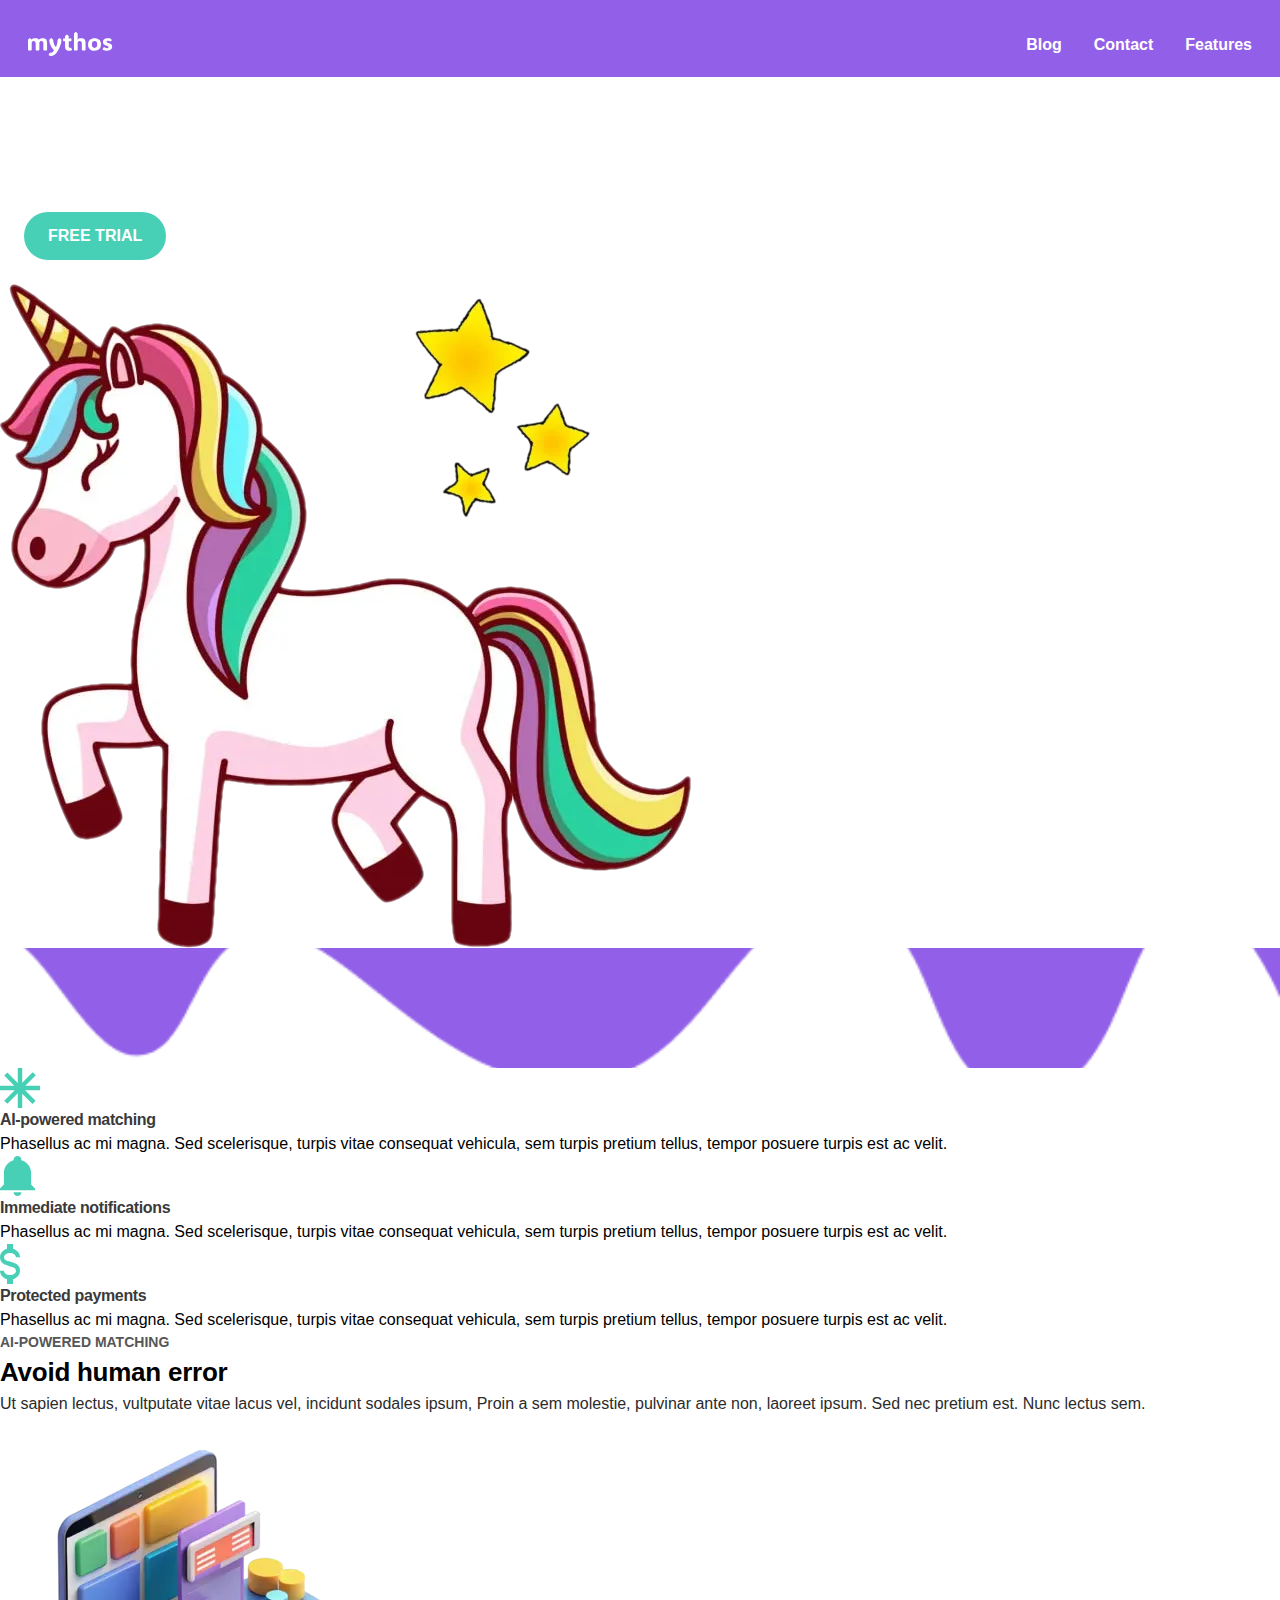
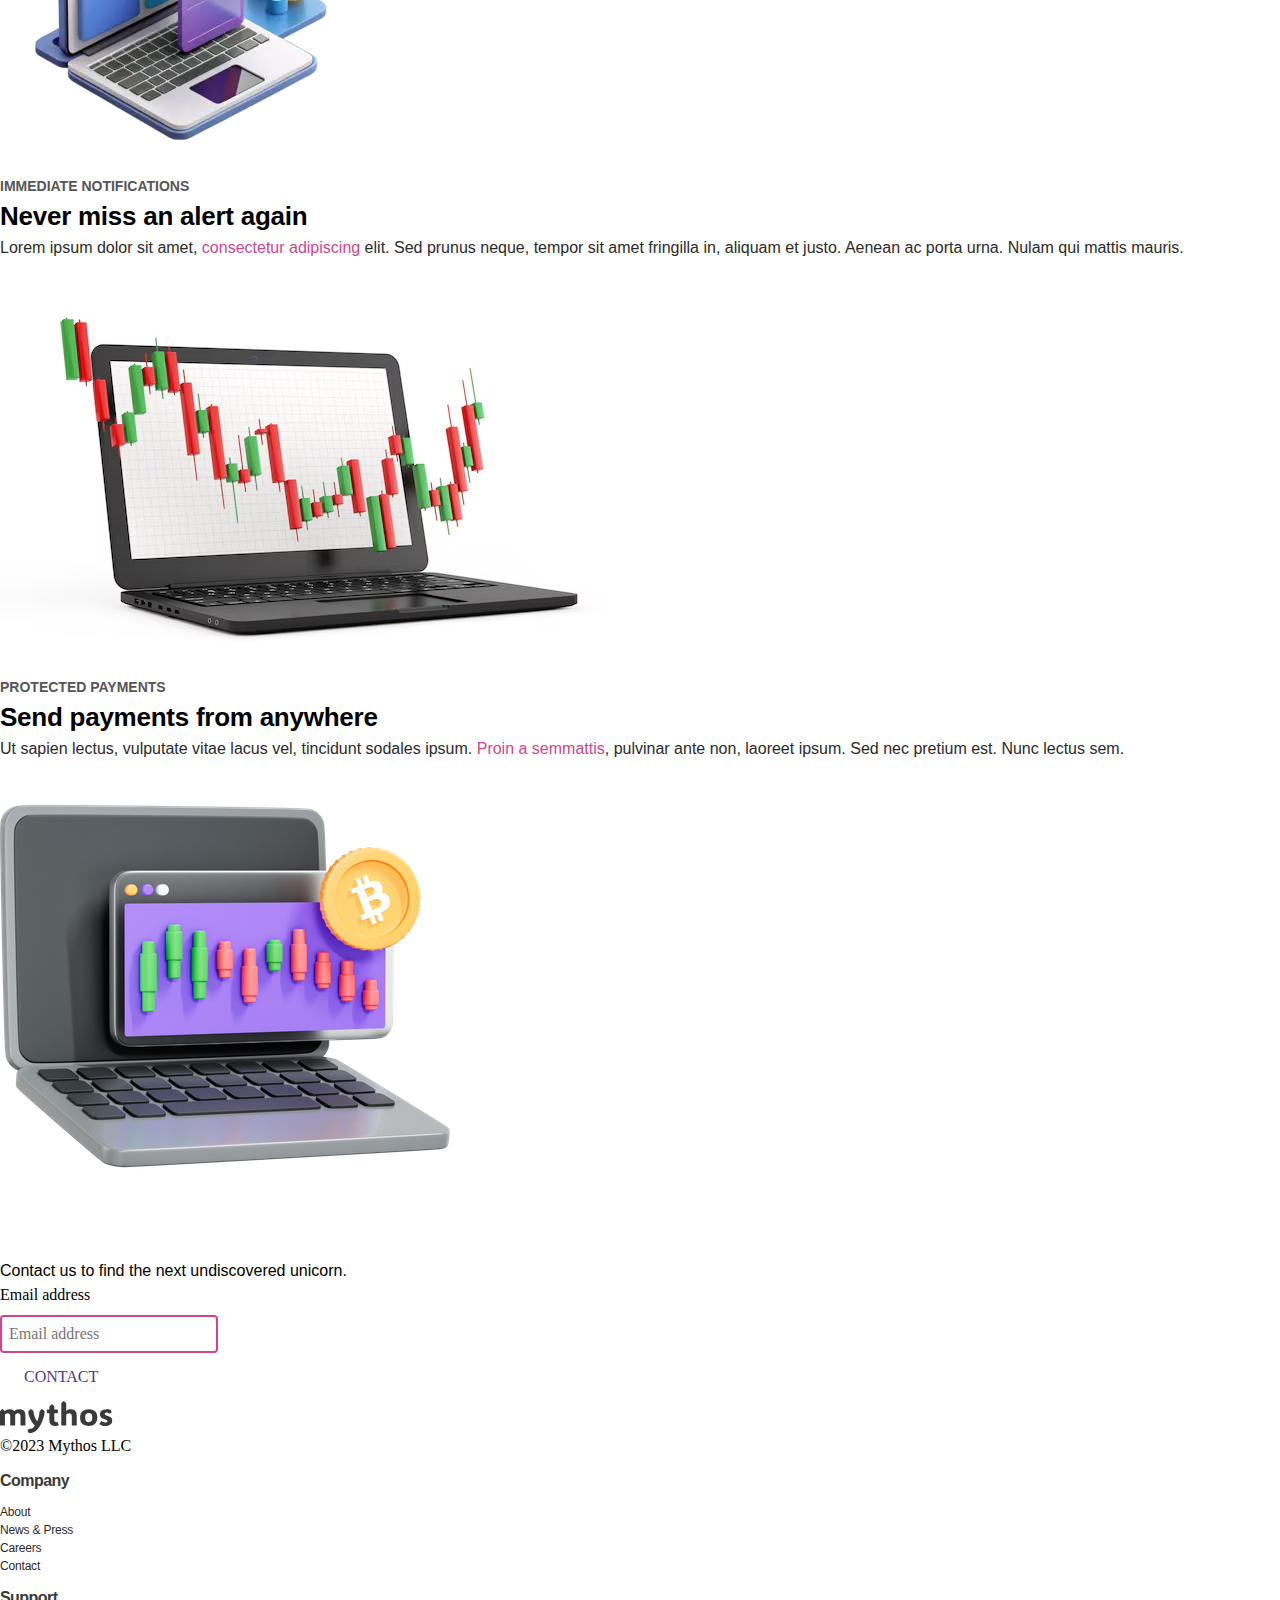
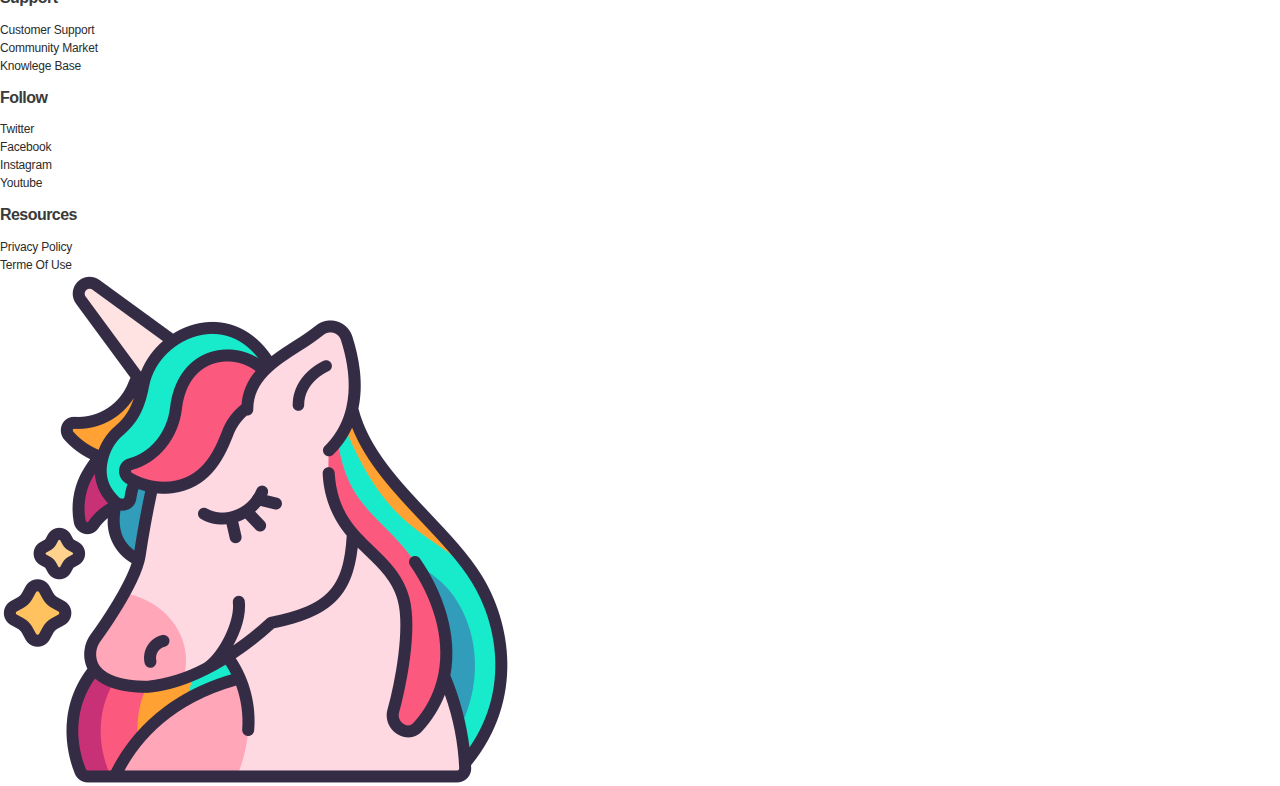
<file: index.html>
<!DOCTYPE html>
<html lang="en">
	<head>
		<meta charset="UTF-8" />
		<meta name="viewport" content="width=device-width, initial-scale=1.0" />
		<title>Document</title>
		<link rel="stylesheet" href="css/normalize.css" />
		<link rel="stylesheet" href="css/reset.css" />
		<link rel="stylesheet" href="css/main.css" />
		<link rel="stylesheet" href="css/home.css" />
	</head>
	<body>
		<header>
			<svg
				width="85"
				height="25"
				viewBox="0 0 85 25"
				fill="none"
				xmlns="http://www.w3.org/2000/svg"
			>
				<path
					d="M10.7344 7.65234C11.0234 7.30078 11.4688 6.96094 12.0703 6.63281C12.6797 6.29688 13.5352 6.12891 14.6367 6.12891C16.1992 6.12891 17.3281 6.53125 18.0234 7.33594C18.7188 8.14062 19.0664 9.34766 19.0664 10.957V17.8008C19.0664 18.0352 19.0156 18.1992 18.9141 18.293C18.8203 18.3789 18.6562 18.4219 18.4219 18.4219H16.0078C15.7734 18.4219 15.6055 18.3789 15.5039 18.293C15.4102 18.1992 15.3633 18.0352 15.3633 17.8008V11.5664C15.3633 10.6914 15.2031 10.0664 14.8828 9.69141C14.5625 9.30859 14.082 9.11719 13.4414 9.11719C12.8711 9.11719 12.418 9.24609 12.082 9.50391C11.7539 9.75391 11.5195 10.0938 11.3789 10.5234V17.8008C11.3789 18.0352 11.3281 18.1992 11.2266 18.293C11.1328 18.3789 10.9688 18.4219 10.7344 18.4219H8.32031C8.08594 18.4219 7.91797 18.3789 7.81641 18.293C7.72266 18.1992 7.67578 18.0352 7.67578 17.8008V11.5664C7.67578 10.7148 7.5 10.0938 7.14844 9.70312C6.79688 9.3125 6.33594 9.11719 5.76562 9.11719C5.22656 9.11719 4.79297 9.25 4.46484 9.51562C4.13672 9.78125 3.88281 10.1172 3.70312 10.5234V17.8008C3.70312 18.0352 3.65234 18.1992 3.55078 18.293C3.45703 18.3789 3.29297 18.4219 3.05859 18.4219H0.644531C0.410156 18.4219 0.242188 18.3789 0.140625 18.293C0.046875 18.1992 0 18.0352 0 17.8008V7.98047C0 7.79297 0.0390625 7.64844 0.117188 7.54688C0.28125 7.32812 0.476562 7.10547 0.703125 6.87891C0.9375 6.65234 1.22266 6.41016 1.55859 6.15234C1.66016 6.07422 1.75781 6.03516 1.85156 6.03516C1.9375 6.03516 2.03516 6.07422 2.14453 6.15234C2.47266 6.41016 2.75391 6.65625 2.98828 6.89062C3.22266 7.125 3.42969 7.36719 3.60938 7.61719H3.66797C3.93359 7.28125 4.34766 6.94922 4.91016 6.62109C5.47266 6.29297 6.27734 6.12891 7.32422 6.12891C8.32422 6.12891 9.06641 6.28125 9.55078 6.58594C10.0352 6.88281 10.4297 7.23828 10.7344 7.65234ZM22.6172 24.0586C22.3281 24.0586 22.1094 24.0273 21.9609 23.9648C21.8125 23.9102 21.6875 23.8398 21.5859 23.7539C21.3828 23.5586 21.1641 23.2852 20.9297 22.9336C20.875 22.8477 20.8164 22.7461 20.7539 22.6289C20.6914 22.5195 20.6602 22.4258 20.6602 22.3477C20.6602 22.2617 20.6797 22.1836 20.7188 22.1133C20.7578 22.043 20.8047 21.9766 20.8594 21.9141C20.9844 21.75 21.1367 21.5781 21.3164 21.3984C21.4961 21.2266 21.6484 21.0898 21.7734 20.9883C21.8594 20.918 21.9297 20.8711 21.9844 20.8477C22.0391 20.832 22.0859 20.8242 22.125 20.8242C22.1641 20.8242 22.2227 20.832 22.3008 20.8477C22.3789 20.8633 22.4961 20.8711 22.6523 20.8711C23.1914 20.8711 23.7539 20.6953 24.3398 20.3438C24.9258 19.9922 25.5039 19.332 26.0742 18.3633C25.4805 17.8164 24.8945 17.1328 24.3164 16.3125C23.7461 15.4844 23.2305 14.5898 22.7695 13.6289C22.3086 12.6602 21.9375 11.6953 21.6562 10.7344C21.3828 9.77344 21.2461 8.88672 21.2461 8.07422C21.2461 7.90234 21.2891 7.76562 21.375 7.66406C21.7344 7.21875 22.2461 6.75391 22.9102 6.26953C23.0273 6.19141 23.1328 6.15234 23.2266 6.15234C23.3281 6.15234 23.4336 6.19141 23.543 6.26953C23.9023 6.52734 24.2031 6.76953 24.4453 6.99609C24.6953 7.22266 24.9062 7.44531 25.0781 7.66406C25.1641 7.76562 25.207 7.91016 25.207 8.09766V8.05078C25.207 8.66797 25.2812 9.32031 25.4297 10.0078C25.5781 10.6953 25.7812 11.3672 26.0391 12.0234C26.2969 12.6719 26.5859 13.2617 26.9062 13.793C27.2266 14.3164 27.5586 14.7344 27.9023 15.0469H27.9609C28.1172 14.75 28.2891 14.3242 28.4766 13.7695C28.6719 13.207 28.8555 12.5859 29.0273 11.9062C29.1992 11.2188 29.3398 10.5391 29.4492 9.86719C29.5586 9.1875 29.6133 8.58594 29.6133 8.0625V8.09766C29.6133 7.91016 29.6523 7.76562 29.7305 7.66406C29.9102 7.44531 30.1211 7.22266 30.3633 6.99609C30.6055 6.76953 30.8984 6.52734 31.2422 6.26953C31.3516 6.19141 31.4531 6.15234 31.5469 6.15234C31.6562 6.15234 31.7578 6.19141 31.8516 6.26953C32.2031 6.52734 32.5 6.76953 32.7422 6.99609C32.9844 7.22266 33.1914 7.44531 33.3633 7.66406C33.4414 7.76562 33.4805 7.90625 33.4805 8.08594C33.4727 8.79688 33.3359 9.72656 33.0703 10.875C32.8047 12.0156 32.418 13.2539 31.9102 14.5898C31.4023 15.9258 30.7852 17.2344 30.0586 18.5156C28.9727 20.4453 27.8008 21.8516 26.543 22.7344C25.2852 23.6172 23.9766 24.0586 22.6172 24.0586ZM33.4805 8.0625V8.09766V8.08594C33.4805 8.07812 33.4805 8.07031 33.4805 8.0625ZM21.2461 8.0625V8.07422V8.09766V8.0625ZM40.957 18.7148C38.3477 18.7148 37.043 17.3594 37.043 14.6484V9.15234H35.7188C35.4844 9.15234 35.3203 9.10547 35.2266 9.01172C35.1406 8.91016 35.0977 8.74219 35.0977 8.50781V7.06641C35.0977 6.83203 35.1406 6.66797 35.2266 6.57422C35.3203 6.47266 35.4844 6.42188 35.7188 6.42188H37.043V4.53516C37.043 4.34766 37.082 4.20312 37.1602 4.10156C37.4883 3.67188 37.9688 3.20703 38.6016 2.70703C38.7109 2.62891 38.8086 2.58984 38.8945 2.58984C38.9883 2.58984 39.082 2.62891 39.1758 2.70703C39.5117 2.96484 39.793 3.20703 40.0195 3.43359C40.2539 3.66016 40.4531 3.88281 40.6172 4.10156C40.6953 4.20312 40.7344 4.34766 40.7344 4.53516V6.42188H42.8086C43.043 6.42188 43.2031 6.47266 43.2891 6.57422C43.3828 6.66797 43.4297 6.83203 43.4297 7.06641V8.50781C43.4297 8.74219 43.3828 8.91016 43.2891 9.01172C43.2031 9.10547 43.043 9.15234 42.8086 9.15234H40.7344V14.0039C40.7344 15.2539 41.1875 15.8789 42.0938 15.8789C42.2344 15.8789 42.3633 15.8672 42.4805 15.8438C42.5977 15.8125 42.6992 15.7812 42.7852 15.75C42.9492 15.6875 43.0625 15.6641 43.125 15.6797C43.1953 15.6953 43.2578 15.7812 43.3125 15.9375L43.9922 17.7539C44.0625 17.9492 44.0156 18.0898 43.8516 18.1758C43.7344 18.2305 43.4492 18.332 42.9961 18.4805C42.5508 18.6367 41.8711 18.7148 40.957 18.7148ZM49.6641 17.8008C49.6641 18.0352 49.6133 18.1992 49.5117 18.293C49.418 18.3789 49.2539 18.4219 49.0195 18.4219H46.6055C46.3711 18.4219 46.2031 18.3789 46.1016 18.293C46.0078 18.1992 45.9609 18.0352 45.9609 17.8008V1.94531C45.9609 1.75781 46 1.61328 46.0781 1.51172C46.4062 1.08203 46.8867 0.617188 47.5195 0.117188C47.6289 0.0390625 47.7266 0 47.8125 0C47.9141 0 48.0117 0.0390625 48.1055 0.117188C48.4414 0.375 48.7227 0.617188 48.9492 0.84375C49.1836 1.07031 49.3828 1.29297 49.5469 1.51172C49.625 1.61328 49.6641 1.75781 49.6641 1.94531V7.62891H49.7109C49.8828 7.40234 50.1055 7.17578 50.3789 6.94922C50.6523 6.71484 51.0156 6.51953 51.4688 6.36328C51.9297 6.20703 52.5156 6.12891 53.2266 6.12891C53.9453 6.12891 54.6367 6.27734 55.3008 6.57422C55.9648 6.87109 56.5078 7.37109 56.9297 8.07422C57.3516 8.77734 57.5625 9.73828 57.5625 10.957V17.8008C57.5625 18.0352 57.5117 18.1992 57.4102 18.293C57.3164 18.3789 57.1523 18.4219 56.918 18.4219H54.5039C54.2695 18.4219 54.1016 18.3789 54 18.293C53.9062 18.1992 53.8594 18.0352 53.8594 17.8008V11.6016C53.8594 10.7344 53.6797 10.1055 53.3203 9.71484C52.9609 9.31641 52.4727 9.11719 51.8555 9.11719C51.2461 9.11719 50.7734 9.25 50.4375 9.51562C50.1016 9.78125 49.8438 10.1172 49.6641 10.5234V17.8008ZM66.4805 18.7148C64.5117 18.7148 62.9531 18.1914 61.8047 17.1445C60.6562 16.0977 60.082 14.5391 60.082 12.4688C60.082 10.3438 60.6758 8.75781 61.8633 7.71094C63.0586 6.65625 64.6523 6.12891 66.6445 6.12891C68.5664 6.12891 70.1055 6.64844 71.2617 7.6875C72.418 8.71875 72.9961 10.2422 72.9961 12.2578C72.9961 14.3594 72.418 15.9609 71.2617 17.0625C70.1055 18.1641 68.5117 18.7148 66.4805 18.7148ZM66.5977 15.8789C67.457 15.8789 68.1055 15.6133 68.543 15.082C68.9805 14.543 69.1992 13.625 69.1992 12.3281C69.1992 11.0938 68.9766 10.2266 68.5312 9.72656C68.0938 9.21875 67.4414 8.96484 66.5742 8.96484C65.7383 8.96484 65.0781 9.23828 64.5938 9.78516C64.1172 10.3242 63.8789 11.2031 63.8789 12.4219C63.8789 13.6953 64.1055 14.5898 64.5586 15.1055C65.0195 15.6211 65.6992 15.8789 66.5977 15.8789ZM78.8555 18.7148C78.0195 18.7148 77.3242 18.6445 76.7695 18.5039C76.2227 18.3633 75.7812 18.1953 75.4453 18C75.1172 17.7969 74.8594 17.6133 74.6719 17.4492C74.5312 17.3164 74.5156 17.168 74.625 17.0039L75.8203 15.2344C75.9922 14.9844 76.1875 14.9688 76.4062 15.1875C76.6328 15.4062 76.9375 15.6211 77.3203 15.832C77.7109 16.0352 78.1953 16.1367 78.7734 16.1367C79.2891 16.1367 79.7109 16.0508 80.0391 15.8789C80.375 15.6992 80.543 15.4414 80.543 15.1055C80.543 14.8711 80.4688 14.6797 80.3203 14.5312C80.1719 14.3828 79.9102 14.2305 79.5352 14.0742C79.1602 13.918 78.6367 13.7188 77.9648 13.4766C76.9727 13.1172 76.2227 12.6836 75.7148 12.1758C75.207 11.668 74.9531 10.9258 74.9531 9.94922C74.9531 9.05078 75.1992 8.32031 75.6914 7.75781C76.1914 7.19531 76.8281 6.78516 77.6016 6.52734C78.3828 6.26172 79.1953 6.12891 80.0391 6.12891C81.1094 6.12891 81.8594 6.23047 82.2891 6.43359C82.7266 6.62891 83.0078 6.78125 83.1328 6.89062C83.25 6.99219 83.332 7.10938 83.3789 7.24219C83.4805 7.54688 83.5586 7.94922 83.6133 8.44922C83.6445 8.73828 83.5703 8.92969 83.3906 9.02344C83.2969 9.07812 83.1484 9.13672 82.9453 9.19922C82.7422 9.26172 82.5391 9.31641 82.3359 9.36328C82.1328 9.41016 81.9805 9.43359 81.8789 9.43359C81.8477 9.43359 81.8125 9.42578 81.7734 9.41016C81.7422 9.38672 81.6836 9.33594 81.5977 9.25781C81.4961 9.15625 81.3203 9.03906 81.0703 8.90625C80.8281 8.77344 80.4922 8.70703 80.0625 8.70703C79.6406 8.70703 79.2852 8.77734 78.9961 8.91797C78.7148 9.05078 78.5742 9.28906 78.5742 9.63281C78.5742 10.0078 78.7539 10.2891 79.1133 10.4766C79.4805 10.6641 80.082 10.9062 80.918 11.2031C81.5742 11.4297 82.1445 11.6797 82.6289 11.9531C83.1211 12.2188 83.5 12.5703 83.7656 13.0078C84.0312 13.4375 84.1641 14.0195 84.1641 14.7539C84.1641 15.707 83.9023 16.4766 83.3789 17.0625C82.8633 17.6406 82.1992 18.0625 81.3867 18.3281C80.582 18.5859 79.7383 18.7148 78.8555 18.7148Z"
					fill="white"
				/>
			</svg>
			<svg
				class="noneafter"
				width="28"
				height="17"
				viewBox="0 0 28 17"
				fill="none"
				xmlns="http://www.w3.org/2000/svg"
			>
				<rect width="28" height="3" fill="white" />
				<rect y="7" width="28" height="3" fill="white" />
				<rect y="14" width="28" height="3" fill="white" />
			</svg>
			<ul class="none">
				<li><a href="pages/blog.html">Blog</a></li>
				<li><a href="pages/contact.html">Contact</a></li>
				<li><a href="index.html">Features</a></li>
			</ul>
		</header>
		<section id="Hero">
			<div class="ordonerhero">
				<h1 class="H1hero">Find that elusive unicorn.</h1>
				<p class="hbody Phero">
					Mythos will enable you to discover the newest startups to invest in.
					Powered by AI, used by millions of humans.
				</p>
				<a href="pages/contact.html">
					<button class="btnscondry">FREE TRIAL</button>
				</a>
			</div>
			<img
				class="none licorn"
				src="asset/licornduhader.png"
				alt="une licorne"
			/>
		</section>
		<div class="test"></div>
		<section id="avantages">
			<div class="avan">
				<svg
					width="40"
					height="40"
					viewBox="0 0 40 40"
					fill="none"
					xmlns="http://www.w3.org/2000/svg"
				>
					<path
						d="M40 17.7778H25.3333L35.7778 7.33333L32.6667 4.22222L22.2222 14.6667V0H17.7778V14.8889L7.33333 4.44444L4.22222 7.55555L14.2222 17.7778H0V22.2222H14.6667L4.22222 32.6667L7.33333 35.7778L17.7778 25.3333V40H22.2222V25.7778L32.4444 36L35.5556 32.6667L25.1111 22.2222H40V17.7778Z"
						fill="#48D0B7"
					/>
				</svg>
				<h2 class="titre">AI-powered matching</h2>
				<p class="hbody">
					Phasellus ac mi magna. Sed scelerisque, turpis vitae consequat
					vehicula, sem turpis pretium tellus, tempor posuere turpis est ac
					velit.
				</p>
			</div>
			<div class="avan">
				<svg
					width="35"
					height="40"
					viewBox="0 0 35 40"
					fill="none"
					xmlns="http://www.w3.org/2000/svg"
				>
					<path
						d="M35 32.381V34.2857H0V32.381L3.88889 28.5714V17.1429C3.88889 11.2381 7.83611 6.03809 13.6111 4.3619C13.6111 4.17143 13.6111 4 13.6111 3.80952C13.6111 2.79918 14.0208 1.83021 14.7501 1.11578C15.4795 0.401359 16.4686 0 17.5 0C18.5314 0 19.5206 0.401359 20.2499 1.11578C20.9792 1.83021 21.3889 2.79918 21.3889 3.80952C21.3889 4 21.3889 4.17143 21.3889 4.3619C27.1639 6.03809 31.1111 11.2381 31.1111 17.1429V28.5714L35 32.381ZM21.3889 36.1905C21.3889 37.2008 20.9792 38.1698 20.2499 38.8842C19.5206 39.5986 18.5314 40 17.5 40C16.4686 40 15.4795 39.5986 14.7501 38.8842C14.0208 38.1698 13.6111 37.2008 13.6111 36.1905"
						fill="#48D0B7"
					/>
				</svg>
				<h2 class="titre">Immediate notifications</h2>
				<p class="hbody">
					Phasellus ac mi magna. Sed scelerisque, turpis vitae consequat
					vehicula, sem turpis pretium tellus, tempor posuere turpis est ac
					velit.
				</p>
			</div>
			<div class="avan">
				<svg
					width="20"
					height="40"
					viewBox="0 0 20 40"
					fill="none"
					xmlns="http://www.w3.org/2000/svg"
				>
					<path
						d="M0 26.6667H4C4 29.0667 6.74 31.1111 10 31.1111C13.26 31.1111 16 29.0667 16 26.6667C16 24.2222 13.92 23.3333 9.52 22.1556C5.28 20.9778 0 19.5111 0 13.3333C0 9.35556 2.94 5.97778 7 4.84444V0H13V4.84444C17.06 5.97778 20 9.35556 20 13.3333H16C16 10.9333 13.26 8.88889 10 8.88889C6.74 8.88889 4 10.9333 4 13.3333C4 15.7778 6.08 16.6667 10.48 17.8444C14.72 19.0222 20 20.4889 20 26.6667C20 30.6444 17.06 34.0222 13 35.1556V40H7V35.1556C2.94 34.0222 0 30.6444 0 26.6667Z"
						fill="#48D0B7"
					/>
				</svg>
				<h2 class="titre">Protected payments</h2>
				<p class="hbody">
					Phasellus ac mi magna. Sed scelerisque, turpis vitae consequat
					vehicula, sem turpis pretium tellus, tempor posuere turpis est ac
					velit.
				</p>
			</div>
		</section>
		<section id="fonctionnalités">
			<section id="fonction11" class="ftc">
				<div class="fonction">
					<p class="soustitre">AI-POWERED MATCHING</p>
					<h3>Avoid human error</h3>
					<p class="hbody gris">
						Ut sapien lectus, vultputate vitae lacus vel, incidunt sodales
						ipsum, Proin a sem molestie, pulvinar ante non, laoreet ipsum. Sed
						nec pretium est. Nunc lectus sem.
					</p>
				</div>
				<img class="Fimg" src="asset/desktopinfo.png" alt="pc" />
			</section>
			<section id="fonction22" class="ftc">
				<div class="fonction">
					<p class="soustitre">IMMEDIATE NOTIFICATIONS</p>
					<h3>Never miss an alert again</h3>
					<p class="hbody gris">
						Lorem ipsum dolor sit amet,
						<span class="rouge">consectetur adipiscing</span> elit. Sed prunus
						neque, tempor sit amet fringilla in, aliquam et justo. Aenean ac
						porta urna. Nulam qui mattis mauris.
					</p>
				</div>
				<img class="Fimg" src="asset/graphique.png" alt="pc" />
			</section>
			<section id="fonction33" class="ftc">
				<div class="fonction">
					<p class="soustitre">PROTECTED PAYMENTS</p>
					<h3>Send payments from anywhere</h3>
					<p class="hbody gris">
						Ut sapien lectus, vulputate vitae lacus vel, tincidunt sodales
						ipsum. <span class="rouge">Proin a semmattis</span>, pulvinar ante
						non, laoreet ipsum. Sed nec pretium est. Nunc lectus sem.
					</p>
				</div>
				<img class="Fimg" src="asset/écranbicoin.png" alt="pc" />
			</section>
		</section>
		<section id="démo">
			<h1 class="grostitre">Get Started with Mythos today</h1>
			<p class="hbody">Contact us to find the next undiscovered unicorn.</p>
			<div class="contacteus">
				<form action="index.html">
					<label for="email">Email address</label>
					<input
						id="email"
						class="iptprimary"
						type="email"
						placeholder="Email address"
						name="Email address"
						required
					/>
				</form>
				<button class="btnprimary">CONTACT</button>
			</div>
		</section>
		<footer>
			<div class="logo">
				<svg
					width="113"
					height="33"
					viewBox="0 0 113 33"
					fill="none"
					xmlns="http://www.w3.org/2000/svg"
				>
					<path
						d="M14.3125 10.2031C14.6979 9.73438 15.2917 9.28125 16.0938 8.84375C16.9062 8.39583 18.0469 8.17188 19.5156 8.17188C21.599 8.17188 23.1042 8.70833 24.0312 9.78125C24.9583 10.8542 25.4219 12.4635 25.4219 14.6094V23.7344C25.4219 24.0469 25.3542 24.2656 25.2188 24.3906C25.0938 24.5052 24.875 24.5625 24.5625 24.5625H21.3438C21.0312 24.5625 20.8073 24.5052 20.6719 24.3906C20.5469 24.2656 20.4844 24.0469 20.4844 23.7344V15.4219C20.4844 14.2552 20.2708 13.4219 19.8438 12.9219C19.4167 12.4115 18.776 12.1562 17.9219 12.1562C17.1615 12.1562 16.5573 12.3281 16.1094 12.6719C15.6719 13.0052 15.3594 13.4583 15.1719 14.0312V23.7344C15.1719 24.0469 15.1042 24.2656 14.9688 24.3906C14.8438 24.5052 14.625 24.5625 14.3125 24.5625H11.0938C10.7812 24.5625 10.5573 24.5052 10.4219 24.3906C10.2969 24.2656 10.2344 24.0469 10.2344 23.7344V15.4219C10.2344 14.2865 10 13.4583 9.53125 12.9375C9.0625 12.4167 8.44792 12.1562 7.6875 12.1562C6.96875 12.1562 6.39062 12.3333 5.95312 12.6875C5.51562 13.0417 5.17708 13.4896 4.9375 14.0312V23.7344C4.9375 24.0469 4.86979 24.2656 4.73438 24.3906C4.60938 24.5052 4.39062 24.5625 4.07812 24.5625H0.859375C0.546875 24.5625 0.322917 24.5052 0.1875 24.3906C0.0625 24.2656 0 24.0469 0 23.7344V10.6406C0 10.3906 0.0520833 10.1979 0.15625 10.0625C0.375 9.77083 0.635417 9.47396 0.9375 9.17188C1.25 8.86979 1.63021 8.54688 2.07812 8.20312C2.21354 8.09896 2.34375 8.04688 2.46875 8.04688C2.58333 8.04688 2.71354 8.09896 2.85938 8.20312C3.29688 8.54688 3.67188 8.875 3.98438 9.1875C4.29688 9.5 4.57292 9.82292 4.8125 10.1562H4.89062C5.24479 9.70833 5.79688 9.26562 6.54688 8.82812C7.29688 8.39062 8.36979 8.17188 9.76562 8.17188C11.099 8.17188 12.0885 8.375 12.7344 8.78125C13.3802 9.17708 13.9062 9.65104 14.3125 10.2031ZM30.1562 32.0781C29.7708 32.0781 29.4792 32.0365 29.2812 31.9531C29.0833 31.8802 28.9167 31.7865 28.7812 31.6719C28.5104 31.4115 28.2188 31.0469 27.9062 30.5781C27.8333 30.4635 27.7552 30.3281 27.6719 30.1719C27.5885 30.026 27.5469 29.901 27.5469 29.7969C27.5469 29.6823 27.5729 29.5781 27.625 29.4844C27.6771 29.3906 27.7396 29.3021 27.8125 29.2188C27.9792 29 28.1823 28.7708 28.4219 28.5312C28.6615 28.3021 28.8646 28.1198 29.0312 27.9844C29.1458 27.8906 29.2396 27.8281 29.3125 27.7969C29.3854 27.776 29.4479 27.7656 29.5 27.7656C29.5521 27.7656 29.6302 27.776 29.7344 27.7969C29.8385 27.8177 29.9948 27.8281 30.2031 27.8281C30.9219 27.8281 31.6719 27.5938 32.4531 27.125C33.2344 26.6562 34.0052 25.776 34.7656 24.4844C33.974 23.7552 33.1927 22.8438 32.4219 21.75C31.6615 20.6458 30.974 19.4531 30.3594 18.1719C29.7448 16.8802 29.25 15.5938 28.875 14.3125C28.5104 13.0312 28.3281 11.849 28.3281 10.7656C28.3281 10.5365 28.3854 10.3542 28.5 10.2188C28.9792 9.625 29.6615 9.00521 30.5469 8.35938C30.7031 8.25521 30.8438 8.20312 30.9688 8.20312C31.1042 8.20312 31.2448 8.25521 31.3906 8.35938C31.8698 8.70312 32.2708 9.02604 32.5938 9.32812C32.9271 9.63021 33.2083 9.92708 33.4375 10.2188C33.5521 10.3542 33.6094 10.5469 33.6094 10.7969V10.7344C33.6094 11.5573 33.7083 12.4271 33.9062 13.3438C34.1042 14.2604 34.375 15.1562 34.7188 16.0312C35.0625 16.8958 35.4479 17.6823 35.875 18.3906C36.3021 19.0885 36.7448 19.6458 37.2031 20.0625H37.2812C37.4896 19.6667 37.7188 19.099 37.9688 18.3594C38.2292 17.6094 38.474 16.7812 38.7031 15.875C38.9323 14.9583 39.1198 14.0521 39.2656 13.1562C39.4115 12.25 39.4844 11.4479 39.4844 10.75V10.7969C39.4844 10.5469 39.5365 10.3542 39.6406 10.2188C39.8802 9.92708 40.1615 9.63021 40.4844 9.32812C40.8073 9.02604 41.1979 8.70312 41.6562 8.35938C41.8021 8.25521 41.9375 8.20312 42.0625 8.20312C42.2083 8.20312 42.3438 8.25521 42.4688 8.35938C42.9375 8.70312 43.3333 9.02604 43.6562 9.32812C43.9792 9.63021 44.2552 9.92708 44.4844 10.2188C44.5885 10.3542 44.6406 10.5417 44.6406 10.7812C44.6302 11.7292 44.4479 12.9688 44.0938 14.5C43.7396 16.0208 43.224 17.6719 42.5469 19.4531C41.8698 21.2344 41.0469 22.9792 40.0781 24.6875C38.6302 27.2604 37.0677 29.1354 35.3906 30.3125C33.7135 31.4896 31.9688 32.0781 30.1562 32.0781ZM44.6406 10.75V10.7969V10.7812C44.6406 10.7708 44.6406 10.7604 44.6406 10.75ZM28.3281 10.75V10.7656V10.7969V10.75ZM54.6094 24.9531C51.1302 24.9531 49.3906 23.1458 49.3906 19.5312V12.2031H47.625C47.3125 12.2031 47.0938 12.1406 46.9688 12.0156C46.8542 11.8802 46.7969 11.6562 46.7969 11.3438V9.42188C46.7969 9.10938 46.8542 8.89062 46.9688 8.76562C47.0938 8.63021 47.3125 8.5625 47.625 8.5625H49.3906V6.04688C49.3906 5.79688 49.4427 5.60417 49.5469 5.46875C49.9844 4.89583 50.625 4.27604 51.4688 3.60938C51.6146 3.50521 51.7448 3.45312 51.8594 3.45312C51.9844 3.45312 52.1094 3.50521 52.2344 3.60938C52.6823 3.95312 53.0573 4.27604 53.3594 4.57812C53.6719 4.88021 53.9375 5.17708 54.1562 5.46875C54.2604 5.60417 54.3125 5.79688 54.3125 6.04688V8.5625H57.0781C57.3906 8.5625 57.6042 8.63021 57.7188 8.76562C57.8438 8.89062 57.9062 9.10938 57.9062 9.42188V11.3438C57.9062 11.6562 57.8438 11.8802 57.7188 12.0156C57.6042 12.1406 57.3906 12.2031 57.0781 12.2031H54.3125V18.6719C54.3125 20.3385 54.9167 21.1719 56.125 21.1719C56.3125 21.1719 56.4844 21.1562 56.6406 21.125C56.7969 21.0833 56.9323 21.0417 57.0469 21C57.2656 20.9167 57.4167 20.8854 57.5 20.9062C57.5938 20.9271 57.6771 21.0417 57.75 21.25L58.6562 23.6719C58.75 23.9323 58.6875 24.1198 58.4688 24.2344C58.3125 24.3073 57.9323 24.4427 57.3281 24.6406C56.7344 24.849 55.8281 24.9531 54.6094 24.9531ZM66.2188 23.7344C66.2188 24.0469 66.151 24.2656 66.0156 24.3906C65.8906 24.5052 65.6719 24.5625 65.3594 24.5625H62.1406C61.8281 24.5625 61.6042 24.5052 61.4688 24.3906C61.3438 24.2656 61.2812 24.0469 61.2812 23.7344V2.59375C61.2812 2.34375 61.3333 2.15104 61.4375 2.01562C61.875 1.44271 62.5156 0.822917 63.3594 0.15625C63.5052 0.0520833 63.6354 0 63.75 0C63.8854 0 64.0156 0.0520833 64.1406 0.15625C64.5885 0.5 64.9635 0.822917 65.2656 1.125C65.5781 1.42708 65.8438 1.72396 66.0625 2.01562C66.1667 2.15104 66.2188 2.34375 66.2188 2.59375V10.1719H66.2812C66.5104 9.86979 66.8073 9.56771 67.1719 9.26562C67.5365 8.95312 68.0208 8.69271 68.625 8.48438C69.2396 8.27604 70.0208 8.17188 70.9688 8.17188C71.9271 8.17188 72.849 8.36979 73.7344 8.76562C74.6198 9.16146 75.3438 9.82812 75.9062 10.7656C76.4688 11.7031 76.75 12.9844 76.75 14.6094V23.7344C76.75 24.0469 76.6823 24.2656 76.5469 24.3906C76.4219 24.5052 76.2031 24.5625 75.8906 24.5625H72.6719C72.3594 24.5625 72.1354 24.5052 72 24.3906C71.875 24.2656 71.8125 24.0469 71.8125 23.7344V15.4688C71.8125 14.3125 71.5729 13.474 71.0938 12.9531C70.6146 12.4219 69.9635 12.1562 69.1406 12.1562C68.3281 12.1562 67.6979 12.3333 67.25 12.6875C66.8021 13.0417 66.4583 13.4896 66.2188 14.0312V23.7344ZM88.6406 24.9531C86.0156 24.9531 83.9375 24.2552 82.4062 22.8594C80.875 21.4635 80.1094 19.3854 80.1094 16.625C80.1094 13.7917 80.901 11.6771 82.4844 10.2812C84.0781 8.875 86.2031 8.17188 88.8594 8.17188C91.4219 8.17188 93.474 8.86458 95.0156 10.25C96.5573 11.625 97.3281 13.6562 97.3281 16.3438C97.3281 19.1458 96.5573 21.2812 95.0156 22.75C93.474 24.2188 91.349 24.9531 88.6406 24.9531ZM88.7969 21.1719C89.9427 21.1719 90.8073 20.8177 91.3906 20.1094C91.974 19.3906 92.2656 18.1667 92.2656 16.4375C92.2656 14.7917 91.9688 13.6354 91.375 12.9688C90.7917 12.2917 89.9219 11.9531 88.7656 11.9531C87.651 11.9531 86.7708 12.3177 86.125 13.0469C85.4896 13.7656 85.1719 14.9375 85.1719 16.5625C85.1719 18.2604 85.474 19.4531 86.0781 20.1406C86.6927 20.8281 87.599 21.1719 88.7969 21.1719ZM105.141 24.9531C104.026 24.9531 103.099 24.8594 102.359 24.6719C101.63 24.4844 101.042 24.2604 100.594 24C100.156 23.7292 99.8125 23.4844 99.5625 23.2656C99.375 23.0885 99.3542 22.8906 99.5 22.6719L101.094 20.3125C101.323 19.9792 101.583 19.9583 101.875 20.25C102.177 20.5417 102.583 20.8281 103.094 21.1094C103.615 21.3802 104.26 21.5156 105.031 21.5156C105.719 21.5156 106.281 21.401 106.719 21.1719C107.167 20.9323 107.391 20.5885 107.391 20.1406C107.391 19.8281 107.292 19.5729 107.094 19.375C106.896 19.1771 106.547 18.974 106.047 18.7656C105.547 18.5573 104.849 18.2917 103.953 17.9688C102.63 17.4896 101.63 16.9115 100.953 16.2344C100.276 15.5573 99.9375 14.5677 99.9375 13.2656C99.9375 12.0677 100.266 11.0938 100.922 10.3438C101.589 9.59375 102.438 9.04688 103.469 8.70312C104.51 8.34896 105.594 8.17188 106.719 8.17188C108.146 8.17188 109.146 8.30729 109.719 8.57812C110.302 8.83854 110.677 9.04167 110.844 9.1875C111 9.32292 111.109 9.47917 111.172 9.65625C111.307 10.0625 111.411 10.599 111.484 11.2656C111.526 11.651 111.427 11.9062 111.188 12.0312C111.062 12.1042 110.865 12.1823 110.594 12.2656C110.323 12.349 110.052 12.4219 109.781 12.4844C109.51 12.5469 109.307 12.5781 109.172 12.5781C109.13 12.5781 109.083 12.5677 109.031 12.5469C108.99 12.5156 108.911 12.4479 108.797 12.3438C108.661 12.2083 108.427 12.0521 108.094 11.875C107.771 11.6979 107.323 11.6094 106.75 11.6094C106.188 11.6094 105.714 11.7031 105.328 11.8906C104.953 12.0677 104.766 12.3854 104.766 12.8438C104.766 13.3438 105.005 13.7188 105.484 13.9688C105.974 14.2188 106.776 14.5417 107.891 14.9375C108.766 15.2396 109.526 15.5729 110.172 15.9375C110.828 16.2917 111.333 16.7604 111.688 17.3438C112.042 17.9167 112.219 18.6927 112.219 19.6719C112.219 20.9427 111.87 21.9688 111.172 22.75C110.484 23.5208 109.599 24.0833 108.516 24.4375C107.443 24.7812 106.318 24.9531 105.141 24.9531Z"
						fill="#3A3A3A"
					/>
				</svg>
				<p>©2023 Mythos LLC</p>
			</div>
			<section id="énorme">
				<section id="deslient">
					<div>
						<h1 class="titrefooter">Company</h1>
						<h6 class="gris">About</h6>
						<h6 class="gris">News & Press</h6>
						<h6 class="gris">Careers</h6>
						<h6 class="gris">Contact</h6>
					</div>
					<div>
						<h1 class="titrefooter">Support</h1>
						<h6 class="gris">Customer Support</h6>
						<h6 class="gris">Community Market</h6>
						<h6 class="gris">Knowlege Base</h6>
					</div>
					<div>
						<h1 class="titrefooter">Follow</h1>
						<h6 class="gris">Twitter</h6>
						<h6 class="gris">Facebook</h6>
						<h6 class="gris">Instagram</h6>
						<h6 class="gris">Youtube</h6>
					</div>
					<div>
						<h1 class="titrefooter">Resources</h1>
						<h6 class="gris">Privacy Policy</h6>
						<h6 class="gris">Terme Of Use</h6>
					</div>
				</section>
				<div class="barre"></div>
				<img src="asset/licorndufooter.png" alt="licorn" />
			</section>
		</footer>
	</body>
</html>
</file>
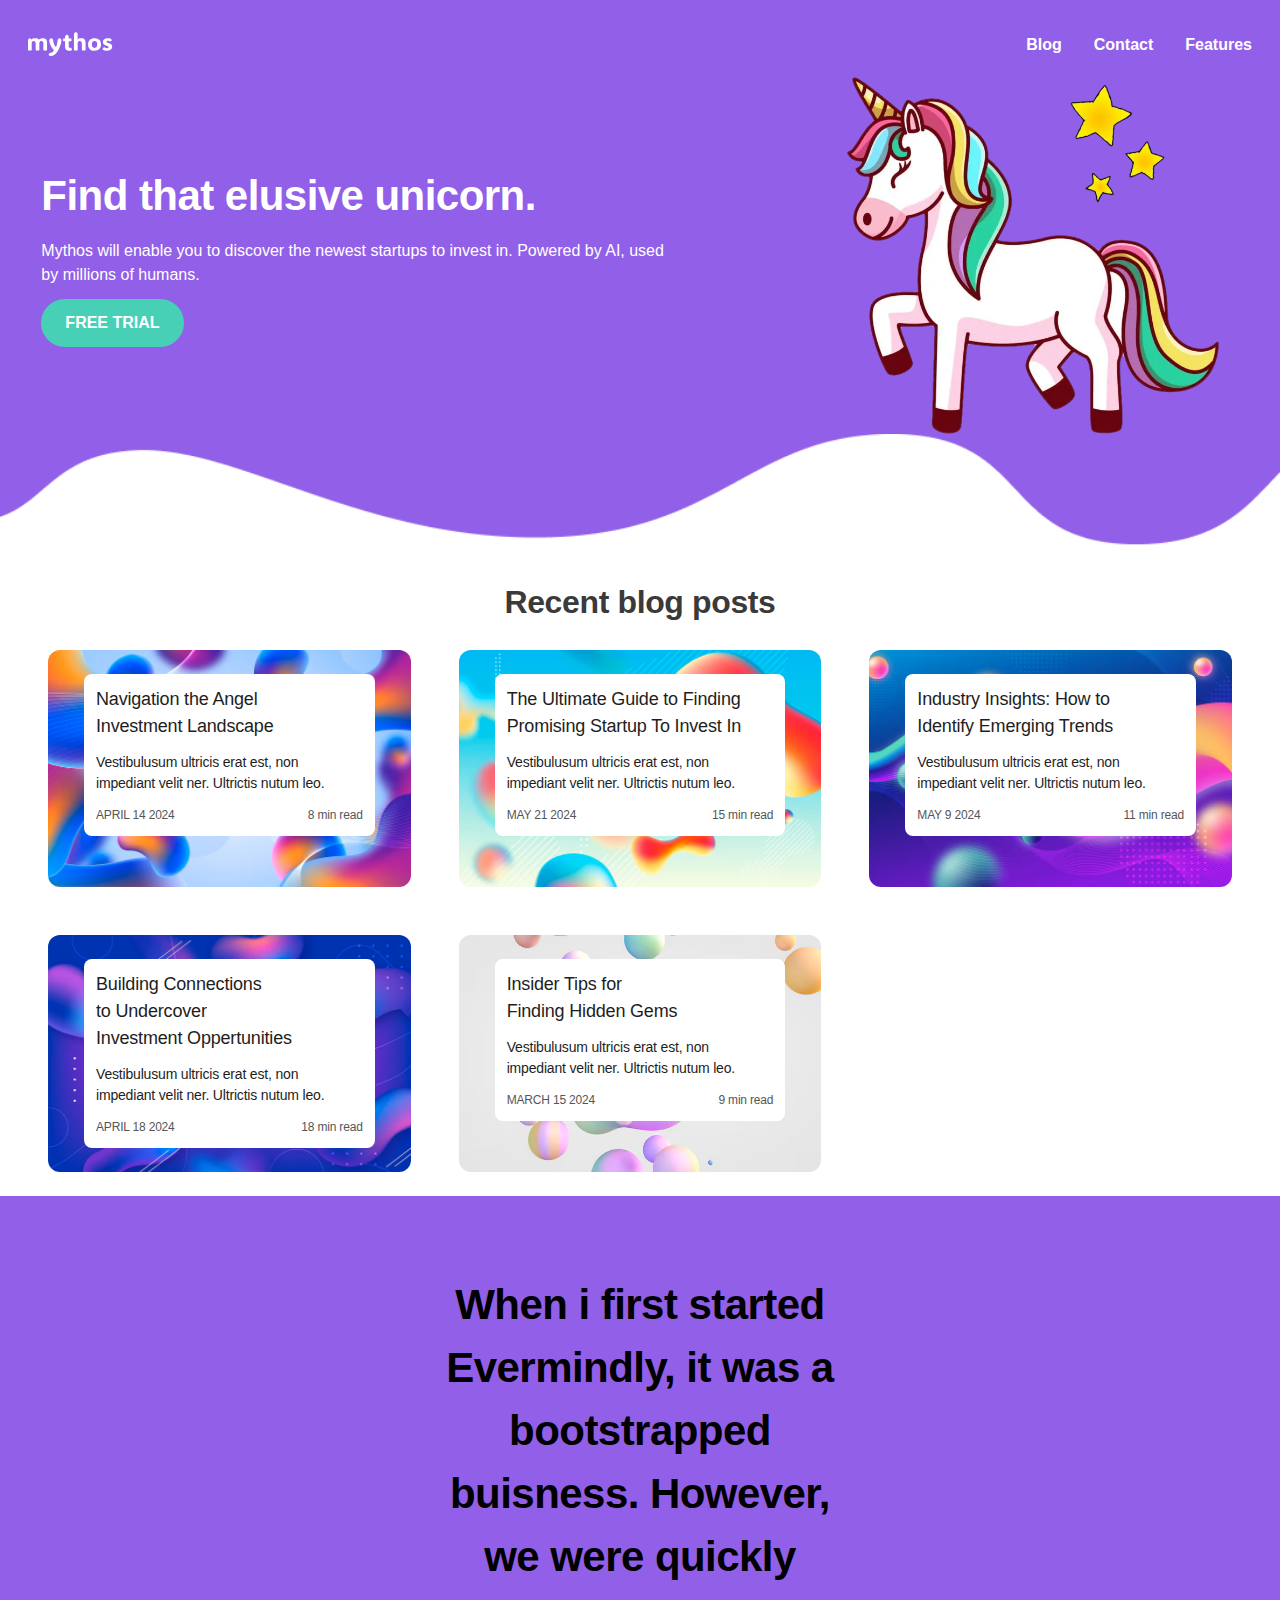
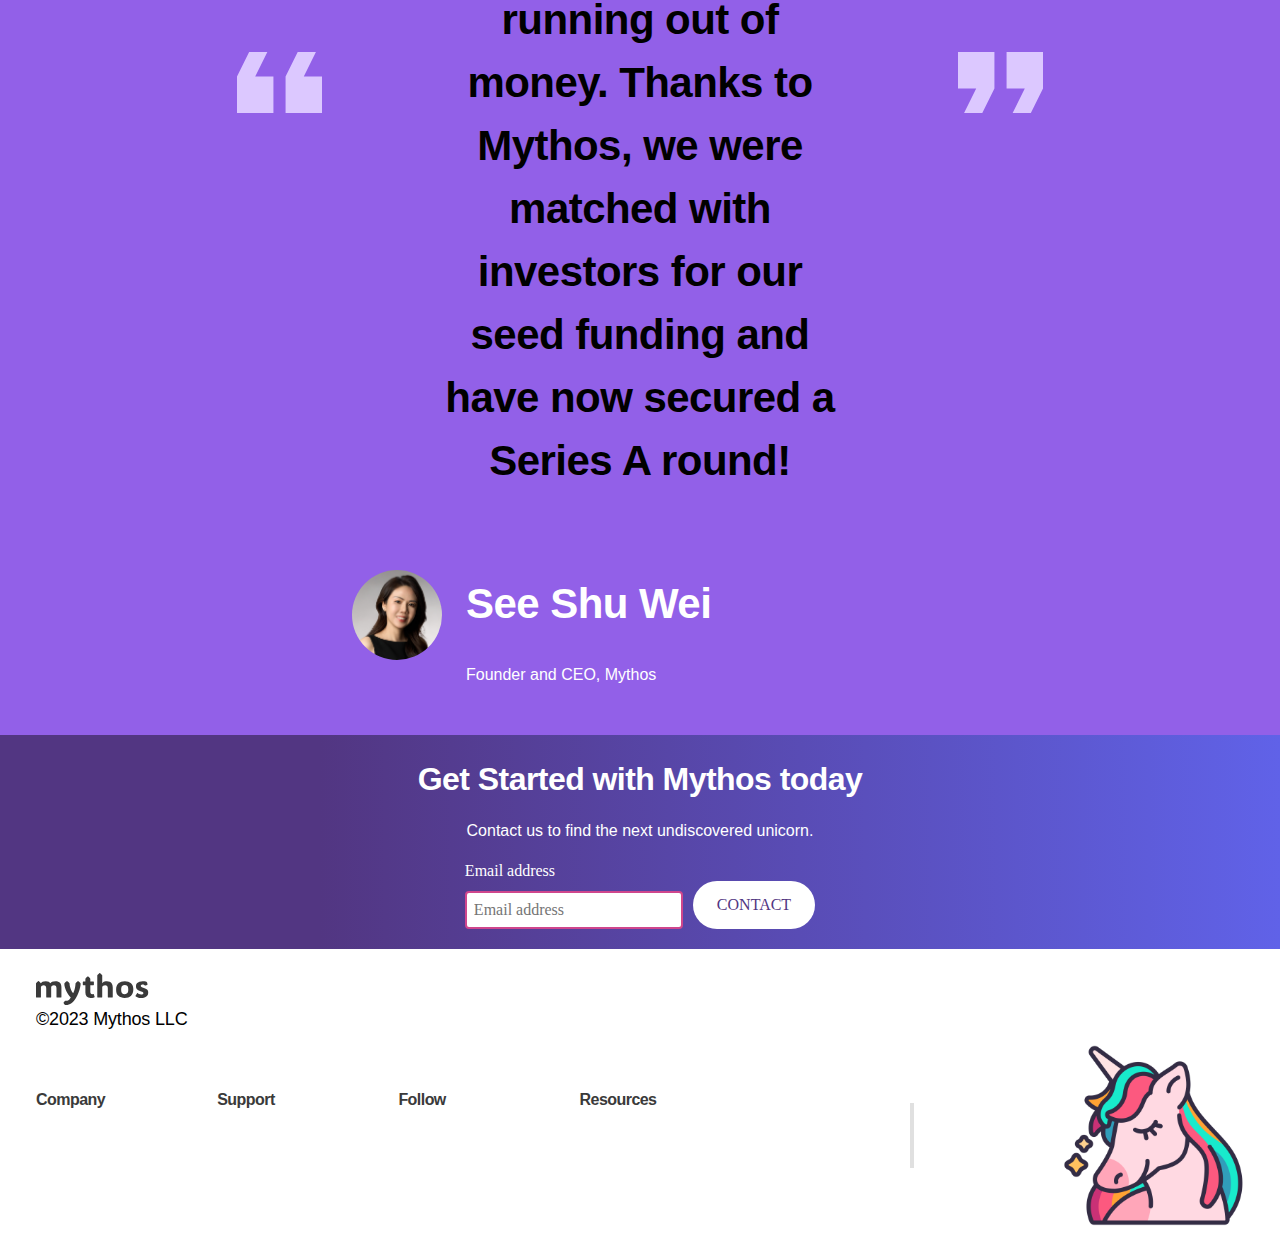
<file: pages/blog.html>
<!DOCTYPE html>
<html lang="en">
	<head>
		<meta charset="UTF-8" />
		<meta name="viewport" content="width=device-width, initial-scale=1.0" />
		<title>Document</title>
		<link rel="stylesheet" href="../css/normalize.css" />
		<link rel="stylesheet" href="../css/reset.css" />
		<link rel="stylesheet" href="../css/main.css" />
		<link rel="stylesheet" href="../css/blog.css" />
	</head>
	<body>
		<header>
			<svg
				width="85"
				height="25"
				viewBox="0 0 85 25"
				fill="none"
				xmlns="http://www.w3.org/2000/svg"
			>
				<path
					d="M10.7344 7.65234C11.0234 7.30078 11.4688 6.96094 12.0703 6.63281C12.6797 6.29688 13.5352 6.12891 14.6367 6.12891C16.1992 6.12891 17.3281 6.53125 18.0234 7.33594C18.7188 8.14062 19.0664 9.34766 19.0664 10.957V17.8008C19.0664 18.0352 19.0156 18.1992 18.9141 18.293C18.8203 18.3789 18.6562 18.4219 18.4219 18.4219H16.0078C15.7734 18.4219 15.6055 18.3789 15.5039 18.293C15.4102 18.1992 15.3633 18.0352 15.3633 17.8008V11.5664C15.3633 10.6914 15.2031 10.0664 14.8828 9.69141C14.5625 9.30859 14.082 9.11719 13.4414 9.11719C12.8711 9.11719 12.418 9.24609 12.082 9.50391C11.7539 9.75391 11.5195 10.0938 11.3789 10.5234V17.8008C11.3789 18.0352 11.3281 18.1992 11.2266 18.293C11.1328 18.3789 10.9688 18.4219 10.7344 18.4219H8.32031C8.08594 18.4219 7.91797 18.3789 7.81641 18.293C7.72266 18.1992 7.67578 18.0352 7.67578 17.8008V11.5664C7.67578 10.7148 7.5 10.0938 7.14844 9.70312C6.79688 9.3125 6.33594 9.11719 5.76562 9.11719C5.22656 9.11719 4.79297 9.25 4.46484 9.51562C4.13672 9.78125 3.88281 10.1172 3.70312 10.5234V17.8008C3.70312 18.0352 3.65234 18.1992 3.55078 18.293C3.45703 18.3789 3.29297 18.4219 3.05859 18.4219H0.644531C0.410156 18.4219 0.242188 18.3789 0.140625 18.293C0.046875 18.1992 0 18.0352 0 17.8008V7.98047C0 7.79297 0.0390625 7.64844 0.117188 7.54688C0.28125 7.32812 0.476562 7.10547 0.703125 6.87891C0.9375 6.65234 1.22266 6.41016 1.55859 6.15234C1.66016 6.07422 1.75781 6.03516 1.85156 6.03516C1.9375 6.03516 2.03516 6.07422 2.14453 6.15234C2.47266 6.41016 2.75391 6.65625 2.98828 6.89062C3.22266 7.125 3.42969 7.36719 3.60938 7.61719H3.66797C3.93359 7.28125 4.34766 6.94922 4.91016 6.62109C5.47266 6.29297 6.27734 6.12891 7.32422 6.12891C8.32422 6.12891 9.06641 6.28125 9.55078 6.58594C10.0352 6.88281 10.4297 7.23828 10.7344 7.65234ZM22.6172 24.0586C22.3281 24.0586 22.1094 24.0273 21.9609 23.9648C21.8125 23.9102 21.6875 23.8398 21.5859 23.7539C21.3828 23.5586 21.1641 23.2852 20.9297 22.9336C20.875 22.8477 20.8164 22.7461 20.7539 22.6289C20.6914 22.5195 20.6602 22.4258 20.6602 22.3477C20.6602 22.2617 20.6797 22.1836 20.7188 22.1133C20.7578 22.043 20.8047 21.9766 20.8594 21.9141C20.9844 21.75 21.1367 21.5781 21.3164 21.3984C21.4961 21.2266 21.6484 21.0898 21.7734 20.9883C21.8594 20.918 21.9297 20.8711 21.9844 20.8477C22.0391 20.832 22.0859 20.8242 22.125 20.8242C22.1641 20.8242 22.2227 20.832 22.3008 20.8477C22.3789 20.8633 22.4961 20.8711 22.6523 20.8711C23.1914 20.8711 23.7539 20.6953 24.3398 20.3438C24.9258 19.9922 25.5039 19.332 26.0742 18.3633C25.4805 17.8164 24.8945 17.1328 24.3164 16.3125C23.7461 15.4844 23.2305 14.5898 22.7695 13.6289C22.3086 12.6602 21.9375 11.6953 21.6562 10.7344C21.3828 9.77344 21.2461 8.88672 21.2461 8.07422C21.2461 7.90234 21.2891 7.76562 21.375 7.66406C21.7344 7.21875 22.2461 6.75391 22.9102 6.26953C23.0273 6.19141 23.1328 6.15234 23.2266 6.15234C23.3281 6.15234 23.4336 6.19141 23.543 6.26953C23.9023 6.52734 24.2031 6.76953 24.4453 6.99609C24.6953 7.22266 24.9062 7.44531 25.0781 7.66406C25.1641 7.76562 25.207 7.91016 25.207 8.09766V8.05078C25.207 8.66797 25.2812 9.32031 25.4297 10.0078C25.5781 10.6953 25.7812 11.3672 26.0391 12.0234C26.2969 12.6719 26.5859 13.2617 26.9062 13.793C27.2266 14.3164 27.5586 14.7344 27.9023 15.0469H27.9609C28.1172 14.75 28.2891 14.3242 28.4766 13.7695C28.6719 13.207 28.8555 12.5859 29.0273 11.9062C29.1992 11.2188 29.3398 10.5391 29.4492 9.86719C29.5586 9.1875 29.6133 8.58594 29.6133 8.0625V8.09766C29.6133 7.91016 29.6523 7.76562 29.7305 7.66406C29.9102 7.44531 30.1211 7.22266 30.3633 6.99609C30.6055 6.76953 30.8984 6.52734 31.2422 6.26953C31.3516 6.19141 31.4531 6.15234 31.5469 6.15234C31.6562 6.15234 31.7578 6.19141 31.8516 6.26953C32.2031 6.52734 32.5 6.76953 32.7422 6.99609C32.9844 7.22266 33.1914 7.44531 33.3633 7.66406C33.4414 7.76562 33.4805 7.90625 33.4805 8.08594C33.4727 8.79688 33.3359 9.72656 33.0703 10.875C32.8047 12.0156 32.418 13.2539 31.9102 14.5898C31.4023 15.9258 30.7852 17.2344 30.0586 18.5156C28.9727 20.4453 27.8008 21.8516 26.543 22.7344C25.2852 23.6172 23.9766 24.0586 22.6172 24.0586ZM33.4805 8.0625V8.09766V8.08594C33.4805 8.07812 33.4805 8.07031 33.4805 8.0625ZM21.2461 8.0625V8.07422V8.09766V8.0625ZM40.957 18.7148C38.3477 18.7148 37.043 17.3594 37.043 14.6484V9.15234H35.7188C35.4844 9.15234 35.3203 9.10547 35.2266 9.01172C35.1406 8.91016 35.0977 8.74219 35.0977 8.50781V7.06641C35.0977 6.83203 35.1406 6.66797 35.2266 6.57422C35.3203 6.47266 35.4844 6.42188 35.7188 6.42188H37.043V4.53516C37.043 4.34766 37.082 4.20312 37.1602 4.10156C37.4883 3.67188 37.9688 3.20703 38.6016 2.70703C38.7109 2.62891 38.8086 2.58984 38.8945 2.58984C38.9883 2.58984 39.082 2.62891 39.1758 2.70703C39.5117 2.96484 39.793 3.20703 40.0195 3.43359C40.2539 3.66016 40.4531 3.88281 40.6172 4.10156C40.6953 4.20312 40.7344 4.34766 40.7344 4.53516V6.42188H42.8086C43.043 6.42188 43.2031 6.47266 43.2891 6.57422C43.3828 6.66797 43.4297 6.83203 43.4297 7.06641V8.50781C43.4297 8.74219 43.3828 8.91016 43.2891 9.01172C43.2031 9.10547 43.043 9.15234 42.8086 9.15234H40.7344V14.0039C40.7344 15.2539 41.1875 15.8789 42.0938 15.8789C42.2344 15.8789 42.3633 15.8672 42.4805 15.8438C42.5977 15.8125 42.6992 15.7812 42.7852 15.75C42.9492 15.6875 43.0625 15.6641 43.125 15.6797C43.1953 15.6953 43.2578 15.7812 43.3125 15.9375L43.9922 17.7539C44.0625 17.9492 44.0156 18.0898 43.8516 18.1758C43.7344 18.2305 43.4492 18.332 42.9961 18.4805C42.5508 18.6367 41.8711 18.7148 40.957 18.7148ZM49.6641 17.8008C49.6641 18.0352 49.6133 18.1992 49.5117 18.293C49.418 18.3789 49.2539 18.4219 49.0195 18.4219H46.6055C46.3711 18.4219 46.2031 18.3789 46.1016 18.293C46.0078 18.1992 45.9609 18.0352 45.9609 17.8008V1.94531C45.9609 1.75781 46 1.61328 46.0781 1.51172C46.4062 1.08203 46.8867 0.617188 47.5195 0.117188C47.6289 0.0390625 47.7266 0 47.8125 0C47.9141 0 48.0117 0.0390625 48.1055 0.117188C48.4414 0.375 48.7227 0.617188 48.9492 0.84375C49.1836 1.07031 49.3828 1.29297 49.5469 1.51172C49.625 1.61328 49.6641 1.75781 49.6641 1.94531V7.62891H49.7109C49.8828 7.40234 50.1055 7.17578 50.3789 6.94922C50.6523 6.71484 51.0156 6.51953 51.4688 6.36328C51.9297 6.20703 52.5156 6.12891 53.2266 6.12891C53.9453 6.12891 54.6367 6.27734 55.3008 6.57422C55.9648 6.87109 56.5078 7.37109 56.9297 8.07422C57.3516 8.77734 57.5625 9.73828 57.5625 10.957V17.8008C57.5625 18.0352 57.5117 18.1992 57.4102 18.293C57.3164 18.3789 57.1523 18.4219 56.918 18.4219H54.5039C54.2695 18.4219 54.1016 18.3789 54 18.293C53.9062 18.1992 53.8594 18.0352 53.8594 17.8008V11.6016C53.8594 10.7344 53.6797 10.1055 53.3203 9.71484C52.9609 9.31641 52.4727 9.11719 51.8555 9.11719C51.2461 9.11719 50.7734 9.25 50.4375 9.51562C50.1016 9.78125 49.8438 10.1172 49.6641 10.5234V17.8008ZM66.4805 18.7148C64.5117 18.7148 62.9531 18.1914 61.8047 17.1445C60.6562 16.0977 60.082 14.5391 60.082 12.4688C60.082 10.3438 60.6758 8.75781 61.8633 7.71094C63.0586 6.65625 64.6523 6.12891 66.6445 6.12891C68.5664 6.12891 70.1055 6.64844 71.2617 7.6875C72.418 8.71875 72.9961 10.2422 72.9961 12.2578C72.9961 14.3594 72.418 15.9609 71.2617 17.0625C70.1055 18.1641 68.5117 18.7148 66.4805 18.7148ZM66.5977 15.8789C67.457 15.8789 68.1055 15.6133 68.543 15.082C68.9805 14.543 69.1992 13.625 69.1992 12.3281C69.1992 11.0938 68.9766 10.2266 68.5312 9.72656C68.0938 9.21875 67.4414 8.96484 66.5742 8.96484C65.7383 8.96484 65.0781 9.23828 64.5938 9.78516C64.1172 10.3242 63.8789 11.2031 63.8789 12.4219C63.8789 13.6953 64.1055 14.5898 64.5586 15.1055C65.0195 15.6211 65.6992 15.8789 66.5977 15.8789ZM78.8555 18.7148C78.0195 18.7148 77.3242 18.6445 76.7695 18.5039C76.2227 18.3633 75.7812 18.1953 75.4453 18C75.1172 17.7969 74.8594 17.6133 74.6719 17.4492C74.5312 17.3164 74.5156 17.168 74.625 17.0039L75.8203 15.2344C75.9922 14.9844 76.1875 14.9688 76.4062 15.1875C76.6328 15.4062 76.9375 15.6211 77.3203 15.832C77.7109 16.0352 78.1953 16.1367 78.7734 16.1367C79.2891 16.1367 79.7109 16.0508 80.0391 15.8789C80.375 15.6992 80.543 15.4414 80.543 15.1055C80.543 14.8711 80.4688 14.6797 80.3203 14.5312C80.1719 14.3828 79.9102 14.2305 79.5352 14.0742C79.1602 13.918 78.6367 13.7188 77.9648 13.4766C76.9727 13.1172 76.2227 12.6836 75.7148 12.1758C75.207 11.668 74.9531 10.9258 74.9531 9.94922C74.9531 9.05078 75.1992 8.32031 75.6914 7.75781C76.1914 7.19531 76.8281 6.78516 77.6016 6.52734C78.3828 6.26172 79.1953 6.12891 80.0391 6.12891C81.1094 6.12891 81.8594 6.23047 82.2891 6.43359C82.7266 6.62891 83.0078 6.78125 83.1328 6.89062C83.25 6.99219 83.332 7.10938 83.3789 7.24219C83.4805 7.54688 83.5586 7.94922 83.6133 8.44922C83.6445 8.73828 83.5703 8.92969 83.3906 9.02344C83.2969 9.07812 83.1484 9.13672 82.9453 9.19922C82.7422 9.26172 82.5391 9.31641 82.3359 9.36328C82.1328 9.41016 81.9805 9.43359 81.8789 9.43359C81.8477 9.43359 81.8125 9.42578 81.7734 9.41016C81.7422 9.38672 81.6836 9.33594 81.5977 9.25781C81.4961 9.15625 81.3203 9.03906 81.0703 8.90625C80.8281 8.77344 80.4922 8.70703 80.0625 8.70703C79.6406 8.70703 79.2852 8.77734 78.9961 8.91797C78.7148 9.05078 78.5742 9.28906 78.5742 9.63281C78.5742 10.0078 78.7539 10.2891 79.1133 10.4766C79.4805 10.6641 80.082 10.9062 80.918 11.2031C81.5742 11.4297 82.1445 11.6797 82.6289 11.9531C83.1211 12.2188 83.5 12.5703 83.7656 13.0078C84.0312 13.4375 84.1641 14.0195 84.1641 14.7539C84.1641 15.707 83.9023 16.4766 83.3789 17.0625C82.8633 17.6406 82.1992 18.0625 81.3867 18.3281C80.582 18.5859 79.7383 18.7148 78.8555 18.7148Z"
					fill="white"
				/>
			</svg>
			<svg
				class="noneafter"
				width="28"
				height="17"
				viewBox="0 0 28 17"
				fill="none"
				xmlns="http://www.w3.org/2000/svg"
			>
				<rect width="28" height="3" fill="white" />
				<rect y="7" width="28" height="3" fill="white" />
				<rect y="14" width="28" height="3" fill="white" />
			</svg>
			<ul class="none">
				<li><a href="../pages/blog.html">Blog</a></li>
				<li><a href="../pages/contact.html">Contact</a></li>
				<li><a href="../index.html">Features</a></li>
			</ul>
		</header>
		<section id="Hero">
			<div class="ordonerhero">
				<h1 class="H1hero">Find that elusive unicorn.</h1>
				<p class="hbody Phero">
					Mythos will enable you to discover the newest startups to invest in.
					Powered by AI, used by millions of humans.
				</p>
				<a href="../pages/contact.html">
					<button class="btnscondry">FREE TRIAL</button>
				</a>
			</div>
			<img
				class="none licorn"
				src="../asset/licornduhader.png"
				alt="une licorne"
			/>
		</section>
		<div class="test"></div>
		<section id="Blog">
			<h2>Recent blog posts</h2>
			<section id="toutlesblog">
				<section id="back1" class="log">
					<div class="info">
						<h4 class="F700">Navigation the Angel Investment Landscape</h4>
						<h5>
							Vestibulusum ultricis erat est, non impediant velit ner. Ultrictis
							nutum leo.
						</h5>
						<div class="ChangementDirection">
							<h6>APRIL 14 2024</h6>
							<h6>8 min read</h6>
						</div>
					</div>
				</section>
				<section id="back2" class="log">
					<div class="info">
						<h4 class="F700">
							The Ultimate Guide to Finding Promising Startup To Invest In
						</h4>
						<h5>
							Vestibulusum ultricis erat est, non impediant velit ner. Ultrictis
							nutum leo.
						</h5>
						<div class="ChangementDirection">
							<h6>MAY 21 2024</h6>
							<h6>15 min read</h6>
						</div>
					</div>
				</section>
				<section id="back3" class="log">
					<div class="info">
						<h4 class="F700">
							Industry Insights: How to Identify Emerging Trends
						</h4>
						<h5>
							Vestibulusum ultricis erat est, non impediant velit ner. Ultrictis
							nutum leo.
						</h5>
						<div class="ChangementDirection">
							<h6>MAY 9 2024</h6>
							<h6>11 min read</h6>
						</div>
					</div>
				</section>
				<section id="back4" class="log">
					<div class="info">
						<h4 class="F700">
							Building Connections to Undercover Investment Oppertunities
						</h4>
						<h5>
							Vestibulusum ultricis erat est, non impediant velit ner. Ultrictis
							nutum leo.
						</h5>
						<div class="ChangementDirection">
							<h6>APRIL 18 2024</h6>
							<h6>18 min read</h6>
						</div>
					</div>
				</section>
				<section id="back5" class="log">
					<div class="info">
						<h4 class="F700">Insider Tips for Finding Hidden Gems</h4>
						<h5>
							Vestibulusum ultricis erat est, non impediant velit ner. Ultrictis
							nutum leo.
						</h5>
						<div class="ChangementDirection">
							<h6>MARCH 15 2024</h6>
							<h6>9 min read</h6>
						</div>
					</div>
				</section>
			</section>
		</section>
		<section id="Testimonial">
			<section id="testi1">
				<div id="VaEnHaut">
					<svg
						width="85"
						height="61"
						viewBox="0 0 85 61"
						fill="none"
						xmlns="http://www.w3.org/2000/svg"
					>
						<path
							d="M30.3571 0L18.2143 24.4H36.4286V61H0V24.4L12.1429 0H30.3571ZM78.9286 0L66.7857 24.4H85V61H48.5714V24.4L60.7143 0H78.9286Z"
							fill="#DCC8FF"
						/>
					</svg>
				</div>
				<h1 class="titreTestimonial">
					When i first started Evermindly, it was a bootstrapped buisness.
					However, we were quickly running out of money. Thanks to Mythos, we
					were matched with investors for our seed funding and have now secured
					a Series A round!
				</h1>

				<svg
					width="85"
					height="61"
					viewBox="0 0 85 61"
					fill="none"
					xmlns="http://www.w3.org/2000/svg"
				>
					<path
						d="M54.6429 61H72.8571L85 36.6V0H48.5714V36.6H66.7857M6.07143 61H24.2857L36.4286 36.6V0H0V36.6H18.2143L6.07143 61Z"
						fill="#DCC8FF"
					/>
				</svg>
			</section>
			<section id="testi2">
				<img class="Timg" src="../asset/photodeface.png" alt="photo de face" />
				<div class="infotesti2">
					<h1 class="prenom">See Shu Wei</h1>
					<p class="hbody Fsize18">Founder and CEO, Mythos</p>
				</div>
			</section>
		</section>
		<section id="démo">
			<h1 class="grostitre">Get Started with Mythos today</h1>
			<p class="hbody">Contact us to find the next undiscovered unicorn.</p>
			<div class="contacteus">
				<form action="index.html">
					<label for="email">Email address</label>
					<input
						id="email"
						class="iptprimary"
						type="email"
						placeholder="Email address"
						name="Email address"
						required
					/>
				</form>
				<button class="btnprimary">CONTACT</button>
			</div>
		</section>
		<footer>
			<div class="logo">
				<svg
					width="113"
					height="33"
					viewBox="0 0 113 33"
					fill="none"
					xmlns="http://www.w3.org/2000/svg"
				>
					<path
						d="M14.3125 10.2031C14.6979 9.73438 15.2917 9.28125 16.0938 8.84375C16.9062 8.39583 18.0469 8.17188 19.5156 8.17188C21.599 8.17188 23.1042 8.70833 24.0312 9.78125C24.9583 10.8542 25.4219 12.4635 25.4219 14.6094V23.7344C25.4219 24.0469 25.3542 24.2656 25.2188 24.3906C25.0938 24.5052 24.875 24.5625 24.5625 24.5625H21.3438C21.0312 24.5625 20.8073 24.5052 20.6719 24.3906C20.5469 24.2656 20.4844 24.0469 20.4844 23.7344V15.4219C20.4844 14.2552 20.2708 13.4219 19.8438 12.9219C19.4167 12.4115 18.776 12.1562 17.9219 12.1562C17.1615 12.1562 16.5573 12.3281 16.1094 12.6719C15.6719 13.0052 15.3594 13.4583 15.1719 14.0312V23.7344C15.1719 24.0469 15.1042 24.2656 14.9688 24.3906C14.8438 24.5052 14.625 24.5625 14.3125 24.5625H11.0938C10.7812 24.5625 10.5573 24.5052 10.4219 24.3906C10.2969 24.2656 10.2344 24.0469 10.2344 23.7344V15.4219C10.2344 14.2865 10 13.4583 9.53125 12.9375C9.0625 12.4167 8.44792 12.1562 7.6875 12.1562C6.96875 12.1562 6.39062 12.3333 5.95312 12.6875C5.51562 13.0417 5.17708 13.4896 4.9375 14.0312V23.7344C4.9375 24.0469 4.86979 24.2656 4.73438 24.3906C4.60938 24.5052 4.39062 24.5625 4.07812 24.5625H0.859375C0.546875 24.5625 0.322917 24.5052 0.1875 24.3906C0.0625 24.2656 0 24.0469 0 23.7344V10.6406C0 10.3906 0.0520833 10.1979 0.15625 10.0625C0.375 9.77083 0.635417 9.47396 0.9375 9.17188C1.25 8.86979 1.63021 8.54688 2.07812 8.20312C2.21354 8.09896 2.34375 8.04688 2.46875 8.04688C2.58333 8.04688 2.71354 8.09896 2.85938 8.20312C3.29688 8.54688 3.67188 8.875 3.98438 9.1875C4.29688 9.5 4.57292 9.82292 4.8125 10.1562H4.89062C5.24479 9.70833 5.79688 9.26562 6.54688 8.82812C7.29688 8.39062 8.36979 8.17188 9.76562 8.17188C11.099 8.17188 12.0885 8.375 12.7344 8.78125C13.3802 9.17708 13.9062 9.65104 14.3125 10.2031ZM30.1562 32.0781C29.7708 32.0781 29.4792 32.0365 29.2812 31.9531C29.0833 31.8802 28.9167 31.7865 28.7812 31.6719C28.5104 31.4115 28.2188 31.0469 27.9062 30.5781C27.8333 30.4635 27.7552 30.3281 27.6719 30.1719C27.5885 30.026 27.5469 29.901 27.5469 29.7969C27.5469 29.6823 27.5729 29.5781 27.625 29.4844C27.6771 29.3906 27.7396 29.3021 27.8125 29.2188C27.9792 29 28.1823 28.7708 28.4219 28.5312C28.6615 28.3021 28.8646 28.1198 29.0312 27.9844C29.1458 27.8906 29.2396 27.8281 29.3125 27.7969C29.3854 27.776 29.4479 27.7656 29.5 27.7656C29.5521 27.7656 29.6302 27.776 29.7344 27.7969C29.8385 27.8177 29.9948 27.8281 30.2031 27.8281C30.9219 27.8281 31.6719 27.5938 32.4531 27.125C33.2344 26.6562 34.0052 25.776 34.7656 24.4844C33.974 23.7552 33.1927 22.8438 32.4219 21.75C31.6615 20.6458 30.974 19.4531 30.3594 18.1719C29.7448 16.8802 29.25 15.5938 28.875 14.3125C28.5104 13.0312 28.3281 11.849 28.3281 10.7656C28.3281 10.5365 28.3854 10.3542 28.5 10.2188C28.9792 9.625 29.6615 9.00521 30.5469 8.35938C30.7031 8.25521 30.8438 8.20312 30.9688 8.20312C31.1042 8.20312 31.2448 8.25521 31.3906 8.35938C31.8698 8.70312 32.2708 9.02604 32.5938 9.32812C32.9271 9.63021 33.2083 9.92708 33.4375 10.2188C33.5521 10.3542 33.6094 10.5469 33.6094 10.7969V10.7344C33.6094 11.5573 33.7083 12.4271 33.9062 13.3438C34.1042 14.2604 34.375 15.1562 34.7188 16.0312C35.0625 16.8958 35.4479 17.6823 35.875 18.3906C36.3021 19.0885 36.7448 19.6458 37.2031 20.0625H37.2812C37.4896 19.6667 37.7188 19.099 37.9688 18.3594C38.2292 17.6094 38.474 16.7812 38.7031 15.875C38.9323 14.9583 39.1198 14.0521 39.2656 13.1562C39.4115 12.25 39.4844 11.4479 39.4844 10.75V10.7969C39.4844 10.5469 39.5365 10.3542 39.6406 10.2188C39.8802 9.92708 40.1615 9.63021 40.4844 9.32812C40.8073 9.02604 41.1979 8.70312 41.6562 8.35938C41.8021 8.25521 41.9375 8.20312 42.0625 8.20312C42.2083 8.20312 42.3438 8.25521 42.4688 8.35938C42.9375 8.70312 43.3333 9.02604 43.6562 9.32812C43.9792 9.63021 44.2552 9.92708 44.4844 10.2188C44.5885 10.3542 44.6406 10.5417 44.6406 10.7812C44.6302 11.7292 44.4479 12.9688 44.0938 14.5C43.7396 16.0208 43.224 17.6719 42.5469 19.4531C41.8698 21.2344 41.0469 22.9792 40.0781 24.6875C38.6302 27.2604 37.0677 29.1354 35.3906 30.3125C33.7135 31.4896 31.9688 32.0781 30.1562 32.0781ZM44.6406 10.75V10.7969V10.7812C44.6406 10.7708 44.6406 10.7604 44.6406 10.75ZM28.3281 10.75V10.7656V10.7969V10.75ZM54.6094 24.9531C51.1302 24.9531 49.3906 23.1458 49.3906 19.5312V12.2031H47.625C47.3125 12.2031 47.0938 12.1406 46.9688 12.0156C46.8542 11.8802 46.7969 11.6562 46.7969 11.3438V9.42188C46.7969 9.10938 46.8542 8.89062 46.9688 8.76562C47.0938 8.63021 47.3125 8.5625 47.625 8.5625H49.3906V6.04688C49.3906 5.79688 49.4427 5.60417 49.5469 5.46875C49.9844 4.89583 50.625 4.27604 51.4688 3.60938C51.6146 3.50521 51.7448 3.45312 51.8594 3.45312C51.9844 3.45312 52.1094 3.50521 52.2344 3.60938C52.6823 3.95312 53.0573 4.27604 53.3594 4.57812C53.6719 4.88021 53.9375 5.17708 54.1562 5.46875C54.2604 5.60417 54.3125 5.79688 54.3125 6.04688V8.5625H57.0781C57.3906 8.5625 57.6042 8.63021 57.7188 8.76562C57.8438 8.89062 57.9062 9.10938 57.9062 9.42188V11.3438C57.9062 11.6562 57.8438 11.8802 57.7188 12.0156C57.6042 12.1406 57.3906 12.2031 57.0781 12.2031H54.3125V18.6719C54.3125 20.3385 54.9167 21.1719 56.125 21.1719C56.3125 21.1719 56.4844 21.1562 56.6406 21.125C56.7969 21.0833 56.9323 21.0417 57.0469 21C57.2656 20.9167 57.4167 20.8854 57.5 20.9062C57.5938 20.9271 57.6771 21.0417 57.75 21.25L58.6562 23.6719C58.75 23.9323 58.6875 24.1198 58.4688 24.2344C58.3125 24.3073 57.9323 24.4427 57.3281 24.6406C56.7344 24.849 55.8281 24.9531 54.6094 24.9531ZM66.2188 23.7344C66.2188 24.0469 66.151 24.2656 66.0156 24.3906C65.8906 24.5052 65.6719 24.5625 65.3594 24.5625H62.1406C61.8281 24.5625 61.6042 24.5052 61.4688 24.3906C61.3438 24.2656 61.2812 24.0469 61.2812 23.7344V2.59375C61.2812 2.34375 61.3333 2.15104 61.4375 2.01562C61.875 1.44271 62.5156 0.822917 63.3594 0.15625C63.5052 0.0520833 63.6354 0 63.75 0C63.8854 0 64.0156 0.0520833 64.1406 0.15625C64.5885 0.5 64.9635 0.822917 65.2656 1.125C65.5781 1.42708 65.8438 1.72396 66.0625 2.01562C66.1667 2.15104 66.2188 2.34375 66.2188 2.59375V10.1719H66.2812C66.5104 9.86979 66.8073 9.56771 67.1719 9.26562C67.5365 8.95312 68.0208 8.69271 68.625 8.48438C69.2396 8.27604 70.0208 8.17188 70.9688 8.17188C71.9271 8.17188 72.849 8.36979 73.7344 8.76562C74.6198 9.16146 75.3438 9.82812 75.9062 10.7656C76.4688 11.7031 76.75 12.9844 76.75 14.6094V23.7344C76.75 24.0469 76.6823 24.2656 76.5469 24.3906C76.4219 24.5052 76.2031 24.5625 75.8906 24.5625H72.6719C72.3594 24.5625 72.1354 24.5052 72 24.3906C71.875 24.2656 71.8125 24.0469 71.8125 23.7344V15.4688C71.8125 14.3125 71.5729 13.474 71.0938 12.9531C70.6146 12.4219 69.9635 12.1562 69.1406 12.1562C68.3281 12.1562 67.6979 12.3333 67.25 12.6875C66.8021 13.0417 66.4583 13.4896 66.2188 14.0312V23.7344ZM88.6406 24.9531C86.0156 24.9531 83.9375 24.2552 82.4062 22.8594C80.875 21.4635 80.1094 19.3854 80.1094 16.625C80.1094 13.7917 80.901 11.6771 82.4844 10.2812C84.0781 8.875 86.2031 8.17188 88.8594 8.17188C91.4219 8.17188 93.474 8.86458 95.0156 10.25C96.5573 11.625 97.3281 13.6562 97.3281 16.3438C97.3281 19.1458 96.5573 21.2812 95.0156 22.75C93.474 24.2188 91.349 24.9531 88.6406 24.9531ZM88.7969 21.1719C89.9427 21.1719 90.8073 20.8177 91.3906 20.1094C91.974 19.3906 92.2656 18.1667 92.2656 16.4375C92.2656 14.7917 91.9688 13.6354 91.375 12.9688C90.7917 12.2917 89.9219 11.9531 88.7656 11.9531C87.651 11.9531 86.7708 12.3177 86.125 13.0469C85.4896 13.7656 85.1719 14.9375 85.1719 16.5625C85.1719 18.2604 85.474 19.4531 86.0781 20.1406C86.6927 20.8281 87.599 21.1719 88.7969 21.1719ZM105.141 24.9531C104.026 24.9531 103.099 24.8594 102.359 24.6719C101.63 24.4844 101.042 24.2604 100.594 24C100.156 23.7292 99.8125 23.4844 99.5625 23.2656C99.375 23.0885 99.3542 22.8906 99.5 22.6719L101.094 20.3125C101.323 19.9792 101.583 19.9583 101.875 20.25C102.177 20.5417 102.583 20.8281 103.094 21.1094C103.615 21.3802 104.26 21.5156 105.031 21.5156C105.719 21.5156 106.281 21.401 106.719 21.1719C107.167 20.9323 107.391 20.5885 107.391 20.1406C107.391 19.8281 107.292 19.5729 107.094 19.375C106.896 19.1771 106.547 18.974 106.047 18.7656C105.547 18.5573 104.849 18.2917 103.953 17.9688C102.63 17.4896 101.63 16.9115 100.953 16.2344C100.276 15.5573 99.9375 14.5677 99.9375 13.2656C99.9375 12.0677 100.266 11.0938 100.922 10.3438C101.589 9.59375 102.438 9.04688 103.469 8.70312C104.51 8.34896 105.594 8.17188 106.719 8.17188C108.146 8.17188 109.146 8.30729 109.719 8.57812C110.302 8.83854 110.677 9.04167 110.844 9.1875C111 9.32292 111.109 9.47917 111.172 9.65625C111.307 10.0625 111.411 10.599 111.484 11.2656C111.526 11.651 111.427 11.9062 111.188 12.0312C111.062 12.1042 110.865 12.1823 110.594 12.2656C110.323 12.349 110.052 12.4219 109.781 12.4844C109.51 12.5469 109.307 12.5781 109.172 12.5781C109.13 12.5781 109.083 12.5677 109.031 12.5469C108.99 12.5156 108.911 12.4479 108.797 12.3438C108.661 12.2083 108.427 12.0521 108.094 11.875C107.771 11.6979 107.323 11.6094 106.75 11.6094C106.188 11.6094 105.714 11.7031 105.328 11.8906C104.953 12.0677 104.766 12.3854 104.766 12.8438C104.766 13.3438 105.005 13.7188 105.484 13.9688C105.974 14.2188 106.776 14.5417 107.891 14.9375C108.766 15.2396 109.526 15.5729 110.172 15.9375C110.828 16.2917 111.333 16.7604 111.688 17.3438C112.042 17.9167 112.219 18.6927 112.219 19.6719C112.219 20.9427 111.87 21.9688 111.172 22.75C110.484 23.5208 109.599 24.0833 108.516 24.4375C107.443 24.7812 106.318 24.9531 105.141 24.9531Z"
						fill="#3A3A3A"
					/>
				</svg>
				<h4 class="Gris F500">©2023 Mythos LLC</h4>
			</div>
			<section id="énorme">
				<section id="deslient">
					<div>
						<h1 class="titrefooter">Company</h1>
						<a href=""><h6 class="Gris">About</h6></a>
						<a href=""><h6 class="Gris">News & Press</h6></a>
						<a href=""><h6 class="Gris">Careers</h6></a>
						<a href="../pages/contact.html"><h6 class="Gris">Contact</h6></a>
					</div>
					<div>
						<h1 class="titrefooter">Support</h1>
						<a href=""><h6 class="Gris">Customer Support</h6></a>
						<a href=""><h6 class="Gris">Community Market</h6></a>
						<a href=""><h6 class="Gris">Knowlege Base</h6></a>
					</div>
					<div>
						<h1 class="titrefooter">Follow</h1>
						<a href="https://x.com/?lang=fr"><h6 class="Gris">Twitter</h6></a>
						<a href="https://www.facebook.com/?locale=fr_FR"
							><h6 class="Gris">Facebook</h6></a
						>
						<a href="https://www.instagram.com/"
							><h6 class="Gris">Instagram</h6></a
						>
						<a href="https://www.youtube.com/"><h6 class="Gris">Youtube</h6></a>
					</div>
					<div>
						<h1 class="titrefooter">Resources</h1>
						<a href=""><h6 class="Gris">Privacy Policy</h6></a>
						<a href=""><h6 class="Gris">Terme Of Use</h6></a>
					</div>
				</section>
				<div class="barre None"></div>
				<img class="None" src="../asset/licorndufooter.png" alt="licorn" />
			</section>
		</footer>
	</body>
</html>
</file>
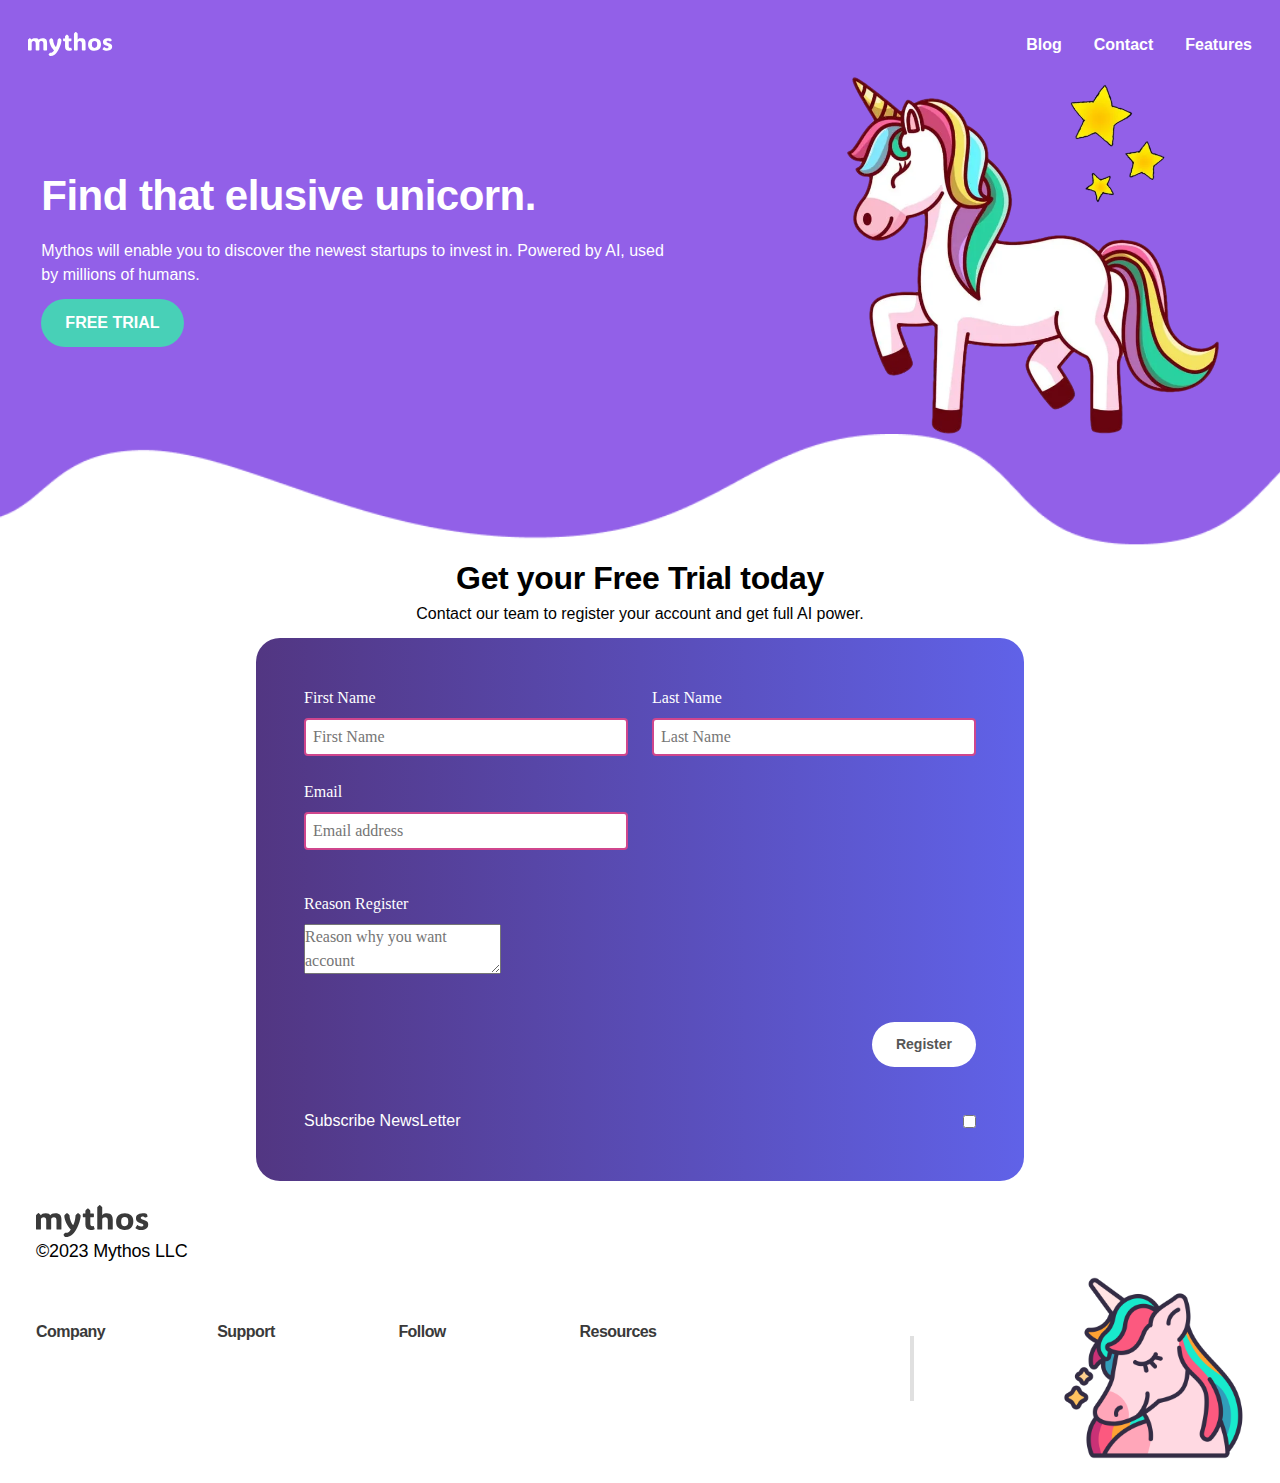
<file: pages/contact.html>
<!DOCTYPE html>
<html lang="en">
	<head>
		<meta charset="UTF-8" />
		<meta name="viewport" content="width=device-width, initial-scale=1.0" />
		<title>Document</title>
		<link rel="stylesheet" href="../css/normalize.css" />
		<link rel="stylesheet" href="../css/reset.css" />
		<link rel="stylesheet" href="../css/main.css" />
		<link rel="stylesheet" href="../css/contact.css" />
	</head>
	<body>
		<header>
			<svg
				width="85"
				height="25"
				viewBox="0 0 85 25"
				fill="none"
				xmlns="http://www.w3.org/2000/svg"
			>
				<path
					d="M10.7344 7.65234C11.0234 7.30078 11.4688 6.96094 12.0703 6.63281C12.6797 6.29688 13.5352 6.12891 14.6367 6.12891C16.1992 6.12891 17.3281 6.53125 18.0234 7.33594C18.7188 8.14062 19.0664 9.34766 19.0664 10.957V17.8008C19.0664 18.0352 19.0156 18.1992 18.9141 18.293C18.8203 18.3789 18.6562 18.4219 18.4219 18.4219H16.0078C15.7734 18.4219 15.6055 18.3789 15.5039 18.293C15.4102 18.1992 15.3633 18.0352 15.3633 17.8008V11.5664C15.3633 10.6914 15.2031 10.0664 14.8828 9.69141C14.5625 9.30859 14.082 9.11719 13.4414 9.11719C12.8711 9.11719 12.418 9.24609 12.082 9.50391C11.7539 9.75391 11.5195 10.0938 11.3789 10.5234V17.8008C11.3789 18.0352 11.3281 18.1992 11.2266 18.293C11.1328 18.3789 10.9688 18.4219 10.7344 18.4219H8.32031C8.08594 18.4219 7.91797 18.3789 7.81641 18.293C7.72266 18.1992 7.67578 18.0352 7.67578 17.8008V11.5664C7.67578 10.7148 7.5 10.0938 7.14844 9.70312C6.79688 9.3125 6.33594 9.11719 5.76562 9.11719C5.22656 9.11719 4.79297 9.25 4.46484 9.51562C4.13672 9.78125 3.88281 10.1172 3.70312 10.5234V17.8008C3.70312 18.0352 3.65234 18.1992 3.55078 18.293C3.45703 18.3789 3.29297 18.4219 3.05859 18.4219H0.644531C0.410156 18.4219 0.242188 18.3789 0.140625 18.293C0.046875 18.1992 0 18.0352 0 17.8008V7.98047C0 7.79297 0.0390625 7.64844 0.117188 7.54688C0.28125 7.32812 0.476562 7.10547 0.703125 6.87891C0.9375 6.65234 1.22266 6.41016 1.55859 6.15234C1.66016 6.07422 1.75781 6.03516 1.85156 6.03516C1.9375 6.03516 2.03516 6.07422 2.14453 6.15234C2.47266 6.41016 2.75391 6.65625 2.98828 6.89062C3.22266 7.125 3.42969 7.36719 3.60938 7.61719H3.66797C3.93359 7.28125 4.34766 6.94922 4.91016 6.62109C5.47266 6.29297 6.27734 6.12891 7.32422 6.12891C8.32422 6.12891 9.06641 6.28125 9.55078 6.58594C10.0352 6.88281 10.4297 7.23828 10.7344 7.65234ZM22.6172 24.0586C22.3281 24.0586 22.1094 24.0273 21.9609 23.9648C21.8125 23.9102 21.6875 23.8398 21.5859 23.7539C21.3828 23.5586 21.1641 23.2852 20.9297 22.9336C20.875 22.8477 20.8164 22.7461 20.7539 22.6289C20.6914 22.5195 20.6602 22.4258 20.6602 22.3477C20.6602 22.2617 20.6797 22.1836 20.7188 22.1133C20.7578 22.043 20.8047 21.9766 20.8594 21.9141C20.9844 21.75 21.1367 21.5781 21.3164 21.3984C21.4961 21.2266 21.6484 21.0898 21.7734 20.9883C21.8594 20.918 21.9297 20.8711 21.9844 20.8477C22.0391 20.832 22.0859 20.8242 22.125 20.8242C22.1641 20.8242 22.2227 20.832 22.3008 20.8477C22.3789 20.8633 22.4961 20.8711 22.6523 20.8711C23.1914 20.8711 23.7539 20.6953 24.3398 20.3438C24.9258 19.9922 25.5039 19.332 26.0742 18.3633C25.4805 17.8164 24.8945 17.1328 24.3164 16.3125C23.7461 15.4844 23.2305 14.5898 22.7695 13.6289C22.3086 12.6602 21.9375 11.6953 21.6562 10.7344C21.3828 9.77344 21.2461 8.88672 21.2461 8.07422C21.2461 7.90234 21.2891 7.76562 21.375 7.66406C21.7344 7.21875 22.2461 6.75391 22.9102 6.26953C23.0273 6.19141 23.1328 6.15234 23.2266 6.15234C23.3281 6.15234 23.4336 6.19141 23.543 6.26953C23.9023 6.52734 24.2031 6.76953 24.4453 6.99609C24.6953 7.22266 24.9062 7.44531 25.0781 7.66406C25.1641 7.76562 25.207 7.91016 25.207 8.09766V8.05078C25.207 8.66797 25.2812 9.32031 25.4297 10.0078C25.5781 10.6953 25.7812 11.3672 26.0391 12.0234C26.2969 12.6719 26.5859 13.2617 26.9062 13.793C27.2266 14.3164 27.5586 14.7344 27.9023 15.0469H27.9609C28.1172 14.75 28.2891 14.3242 28.4766 13.7695C28.6719 13.207 28.8555 12.5859 29.0273 11.9062C29.1992 11.2188 29.3398 10.5391 29.4492 9.86719C29.5586 9.1875 29.6133 8.58594 29.6133 8.0625V8.09766C29.6133 7.91016 29.6523 7.76562 29.7305 7.66406C29.9102 7.44531 30.1211 7.22266 30.3633 6.99609C30.6055 6.76953 30.8984 6.52734 31.2422 6.26953C31.3516 6.19141 31.4531 6.15234 31.5469 6.15234C31.6562 6.15234 31.7578 6.19141 31.8516 6.26953C32.2031 6.52734 32.5 6.76953 32.7422 6.99609C32.9844 7.22266 33.1914 7.44531 33.3633 7.66406C33.4414 7.76562 33.4805 7.90625 33.4805 8.08594C33.4727 8.79688 33.3359 9.72656 33.0703 10.875C32.8047 12.0156 32.418 13.2539 31.9102 14.5898C31.4023 15.9258 30.7852 17.2344 30.0586 18.5156C28.9727 20.4453 27.8008 21.8516 26.543 22.7344C25.2852 23.6172 23.9766 24.0586 22.6172 24.0586ZM33.4805 8.0625V8.09766V8.08594C33.4805 8.07812 33.4805 8.07031 33.4805 8.0625ZM21.2461 8.0625V8.07422V8.09766V8.0625ZM40.957 18.7148C38.3477 18.7148 37.043 17.3594 37.043 14.6484V9.15234H35.7188C35.4844 9.15234 35.3203 9.10547 35.2266 9.01172C35.1406 8.91016 35.0977 8.74219 35.0977 8.50781V7.06641C35.0977 6.83203 35.1406 6.66797 35.2266 6.57422C35.3203 6.47266 35.4844 6.42188 35.7188 6.42188H37.043V4.53516C37.043 4.34766 37.082 4.20312 37.1602 4.10156C37.4883 3.67188 37.9688 3.20703 38.6016 2.70703C38.7109 2.62891 38.8086 2.58984 38.8945 2.58984C38.9883 2.58984 39.082 2.62891 39.1758 2.70703C39.5117 2.96484 39.793 3.20703 40.0195 3.43359C40.2539 3.66016 40.4531 3.88281 40.6172 4.10156C40.6953 4.20312 40.7344 4.34766 40.7344 4.53516V6.42188H42.8086C43.043 6.42188 43.2031 6.47266 43.2891 6.57422C43.3828 6.66797 43.4297 6.83203 43.4297 7.06641V8.50781C43.4297 8.74219 43.3828 8.91016 43.2891 9.01172C43.2031 9.10547 43.043 9.15234 42.8086 9.15234H40.7344V14.0039C40.7344 15.2539 41.1875 15.8789 42.0938 15.8789C42.2344 15.8789 42.3633 15.8672 42.4805 15.8438C42.5977 15.8125 42.6992 15.7812 42.7852 15.75C42.9492 15.6875 43.0625 15.6641 43.125 15.6797C43.1953 15.6953 43.2578 15.7812 43.3125 15.9375L43.9922 17.7539C44.0625 17.9492 44.0156 18.0898 43.8516 18.1758C43.7344 18.2305 43.4492 18.332 42.9961 18.4805C42.5508 18.6367 41.8711 18.7148 40.957 18.7148ZM49.6641 17.8008C49.6641 18.0352 49.6133 18.1992 49.5117 18.293C49.418 18.3789 49.2539 18.4219 49.0195 18.4219H46.6055C46.3711 18.4219 46.2031 18.3789 46.1016 18.293C46.0078 18.1992 45.9609 18.0352 45.9609 17.8008V1.94531C45.9609 1.75781 46 1.61328 46.0781 1.51172C46.4062 1.08203 46.8867 0.617188 47.5195 0.117188C47.6289 0.0390625 47.7266 0 47.8125 0C47.9141 0 48.0117 0.0390625 48.1055 0.117188C48.4414 0.375 48.7227 0.617188 48.9492 0.84375C49.1836 1.07031 49.3828 1.29297 49.5469 1.51172C49.625 1.61328 49.6641 1.75781 49.6641 1.94531V7.62891H49.7109C49.8828 7.40234 50.1055 7.17578 50.3789 6.94922C50.6523 6.71484 51.0156 6.51953 51.4688 6.36328C51.9297 6.20703 52.5156 6.12891 53.2266 6.12891C53.9453 6.12891 54.6367 6.27734 55.3008 6.57422C55.9648 6.87109 56.5078 7.37109 56.9297 8.07422C57.3516 8.77734 57.5625 9.73828 57.5625 10.957V17.8008C57.5625 18.0352 57.5117 18.1992 57.4102 18.293C57.3164 18.3789 57.1523 18.4219 56.918 18.4219H54.5039C54.2695 18.4219 54.1016 18.3789 54 18.293C53.9062 18.1992 53.8594 18.0352 53.8594 17.8008V11.6016C53.8594 10.7344 53.6797 10.1055 53.3203 9.71484C52.9609 9.31641 52.4727 9.11719 51.8555 9.11719C51.2461 9.11719 50.7734 9.25 50.4375 9.51562C50.1016 9.78125 49.8438 10.1172 49.6641 10.5234V17.8008ZM66.4805 18.7148C64.5117 18.7148 62.9531 18.1914 61.8047 17.1445C60.6562 16.0977 60.082 14.5391 60.082 12.4688C60.082 10.3438 60.6758 8.75781 61.8633 7.71094C63.0586 6.65625 64.6523 6.12891 66.6445 6.12891C68.5664 6.12891 70.1055 6.64844 71.2617 7.6875C72.418 8.71875 72.9961 10.2422 72.9961 12.2578C72.9961 14.3594 72.418 15.9609 71.2617 17.0625C70.1055 18.1641 68.5117 18.7148 66.4805 18.7148ZM66.5977 15.8789C67.457 15.8789 68.1055 15.6133 68.543 15.082C68.9805 14.543 69.1992 13.625 69.1992 12.3281C69.1992 11.0938 68.9766 10.2266 68.5312 9.72656C68.0938 9.21875 67.4414 8.96484 66.5742 8.96484C65.7383 8.96484 65.0781 9.23828 64.5938 9.78516C64.1172 10.3242 63.8789 11.2031 63.8789 12.4219C63.8789 13.6953 64.1055 14.5898 64.5586 15.1055C65.0195 15.6211 65.6992 15.8789 66.5977 15.8789ZM78.8555 18.7148C78.0195 18.7148 77.3242 18.6445 76.7695 18.5039C76.2227 18.3633 75.7812 18.1953 75.4453 18C75.1172 17.7969 74.8594 17.6133 74.6719 17.4492C74.5312 17.3164 74.5156 17.168 74.625 17.0039L75.8203 15.2344C75.9922 14.9844 76.1875 14.9688 76.4062 15.1875C76.6328 15.4062 76.9375 15.6211 77.3203 15.832C77.7109 16.0352 78.1953 16.1367 78.7734 16.1367C79.2891 16.1367 79.7109 16.0508 80.0391 15.8789C80.375 15.6992 80.543 15.4414 80.543 15.1055C80.543 14.8711 80.4688 14.6797 80.3203 14.5312C80.1719 14.3828 79.9102 14.2305 79.5352 14.0742C79.1602 13.918 78.6367 13.7188 77.9648 13.4766C76.9727 13.1172 76.2227 12.6836 75.7148 12.1758C75.207 11.668 74.9531 10.9258 74.9531 9.94922C74.9531 9.05078 75.1992 8.32031 75.6914 7.75781C76.1914 7.19531 76.8281 6.78516 77.6016 6.52734C78.3828 6.26172 79.1953 6.12891 80.0391 6.12891C81.1094 6.12891 81.8594 6.23047 82.2891 6.43359C82.7266 6.62891 83.0078 6.78125 83.1328 6.89062C83.25 6.99219 83.332 7.10938 83.3789 7.24219C83.4805 7.54688 83.5586 7.94922 83.6133 8.44922C83.6445 8.73828 83.5703 8.92969 83.3906 9.02344C83.2969 9.07812 83.1484 9.13672 82.9453 9.19922C82.7422 9.26172 82.5391 9.31641 82.3359 9.36328C82.1328 9.41016 81.9805 9.43359 81.8789 9.43359C81.8477 9.43359 81.8125 9.42578 81.7734 9.41016C81.7422 9.38672 81.6836 9.33594 81.5977 9.25781C81.4961 9.15625 81.3203 9.03906 81.0703 8.90625C80.8281 8.77344 80.4922 8.70703 80.0625 8.70703C79.6406 8.70703 79.2852 8.77734 78.9961 8.91797C78.7148 9.05078 78.5742 9.28906 78.5742 9.63281C78.5742 10.0078 78.7539 10.2891 79.1133 10.4766C79.4805 10.6641 80.082 10.9062 80.918 11.2031C81.5742 11.4297 82.1445 11.6797 82.6289 11.9531C83.1211 12.2188 83.5 12.5703 83.7656 13.0078C84.0312 13.4375 84.1641 14.0195 84.1641 14.7539C84.1641 15.707 83.9023 16.4766 83.3789 17.0625C82.8633 17.6406 82.1992 18.0625 81.3867 18.3281C80.582 18.5859 79.7383 18.7148 78.8555 18.7148Z"
					fill="white"
				/>
			</svg>
			<svg
				class="noneafter"
				width="28"
				height="17"
				viewBox="0 0 28 17"
				fill="none"
				xmlns="http://www.w3.org/2000/svg"
			>
				<rect width="28" height="3" fill="white" />
				<rect y="7" width="28" height="3" fill="white" />
				<rect y="14" width="28" height="3" fill="white" />
			</svg>
			<ul class="none">
				<li><a href="../pages/blog.html">Blog</a></li>
				<li><a href="../pages/contact.html">Contact</a></li>
				<li><a href="../index.html">Features</a></li>
			</ul>
		</header>
		<section id="Hero">
			<div class="ordonerhero">
				<h1 class="H1hero">Find that elusive unicorn.</h1>
				<p class="hbody Phero">
					Mythos will enable you to discover the newest startups to invest in.
					Powered by AI, used by millions of humans.
				</p>
				<a href="../pages/contact.html">
					<button class="btnscondry">FREE TRIAL</button>
				</a>
			</div>
			<img
				class="none licorn"
				src="../asset/licornduhader.png"
				alt="une licorne"
			/>
		</section>
		<div class="test"></div>
		<!--   /\   -->
		<section id="CONTACT">
			<div id="titrecontact">
				<h2 class="foncer">Get your Free Trial today</h2>
				<p class="hbody foncer">
					Contact our team to register your account and get full AI power.
				</p>
			</div>
			<section id="formulaire">
				<div class="infoformulaire">
					<form class="form" action="..//pages/contact.html">
						<label for="email">First Name</label>
						<input
							class="iptprimary email wtf"
							type="text"
							placeholder="First Name"
							name="First Name"
							required
						/>
					</form>
					<form class="form" action="..//pages/contact.html">
						<label for="email">Last Name</label>
						<input
							class="iptprimary email wtf"
							type="Last Name"
							placeholder="Last Name"
							name="Last Name"
							required
						/>
					</form>
					<form class="form" action="..//pages/contact.html">
						<label for="email">Email</label>
						<input
							class="iptprimary email wtf"
							type="email"
							placeholder="Email address"
							name="Email address"
							required
						/>
					</form>
				</div>
				<div class="extt">
					<form class="form cent" action="..//pages/contact.html">
						<label for="Register">Reason Register</label>
						<textarea
							name="Reason Register"
							id="Register"
							placeholder="Reason why you want account"
						></textarea>
					</form>
					<a href="../pages/contact.html"
						><button type="submit" class="btnprimary foncer">
							<p class="soustitre">Register</p>
						</button>
					</a>
				</div>
				<div class="newletter">
					<p class="hbody F600">Subscribe NewsLetter</p>
					<input class="input" type="checkbox" />
				</div>
			</section>
		</section>
		<!--   \/   -->
		<footer>
			<div class="logo">
				<svg
					width="113"
					height="33"
					viewBox="0 0 113 33"
					fill="none"
					xmlns="http://www.w3.org/2000/svg"
				>
					<path
						d="M14.3125 10.2031C14.6979 9.73438 15.2917 9.28125 16.0938 8.84375C16.9062 8.39583 18.0469 8.17188 19.5156 8.17188C21.599 8.17188 23.1042 8.70833 24.0312 9.78125C24.9583 10.8542 25.4219 12.4635 25.4219 14.6094V23.7344C25.4219 24.0469 25.3542 24.2656 25.2188 24.3906C25.0938 24.5052 24.875 24.5625 24.5625 24.5625H21.3438C21.0312 24.5625 20.8073 24.5052 20.6719 24.3906C20.5469 24.2656 20.4844 24.0469 20.4844 23.7344V15.4219C20.4844 14.2552 20.2708 13.4219 19.8438 12.9219C19.4167 12.4115 18.776 12.1562 17.9219 12.1562C17.1615 12.1562 16.5573 12.3281 16.1094 12.6719C15.6719 13.0052 15.3594 13.4583 15.1719 14.0312V23.7344C15.1719 24.0469 15.1042 24.2656 14.9688 24.3906C14.8438 24.5052 14.625 24.5625 14.3125 24.5625H11.0938C10.7812 24.5625 10.5573 24.5052 10.4219 24.3906C10.2969 24.2656 10.2344 24.0469 10.2344 23.7344V15.4219C10.2344 14.2865 10 13.4583 9.53125 12.9375C9.0625 12.4167 8.44792 12.1562 7.6875 12.1562C6.96875 12.1562 6.39062 12.3333 5.95312 12.6875C5.51562 13.0417 5.17708 13.4896 4.9375 14.0312V23.7344C4.9375 24.0469 4.86979 24.2656 4.73438 24.3906C4.60938 24.5052 4.39062 24.5625 4.07812 24.5625H0.859375C0.546875 24.5625 0.322917 24.5052 0.1875 24.3906C0.0625 24.2656 0 24.0469 0 23.7344V10.6406C0 10.3906 0.0520833 10.1979 0.15625 10.0625C0.375 9.77083 0.635417 9.47396 0.9375 9.17188C1.25 8.86979 1.63021 8.54688 2.07812 8.20312C2.21354 8.09896 2.34375 8.04688 2.46875 8.04688C2.58333 8.04688 2.71354 8.09896 2.85938 8.20312C3.29688 8.54688 3.67188 8.875 3.98438 9.1875C4.29688 9.5 4.57292 9.82292 4.8125 10.1562H4.89062C5.24479 9.70833 5.79688 9.26562 6.54688 8.82812C7.29688 8.39062 8.36979 8.17188 9.76562 8.17188C11.099 8.17188 12.0885 8.375 12.7344 8.78125C13.3802 9.17708 13.9062 9.65104 14.3125 10.2031ZM30.1562 32.0781C29.7708 32.0781 29.4792 32.0365 29.2812 31.9531C29.0833 31.8802 28.9167 31.7865 28.7812 31.6719C28.5104 31.4115 28.2188 31.0469 27.9062 30.5781C27.8333 30.4635 27.7552 30.3281 27.6719 30.1719C27.5885 30.026 27.5469 29.901 27.5469 29.7969C27.5469 29.6823 27.5729 29.5781 27.625 29.4844C27.6771 29.3906 27.7396 29.3021 27.8125 29.2188C27.9792 29 28.1823 28.7708 28.4219 28.5312C28.6615 28.3021 28.8646 28.1198 29.0312 27.9844C29.1458 27.8906 29.2396 27.8281 29.3125 27.7969C29.3854 27.776 29.4479 27.7656 29.5 27.7656C29.5521 27.7656 29.6302 27.776 29.7344 27.7969C29.8385 27.8177 29.9948 27.8281 30.2031 27.8281C30.9219 27.8281 31.6719 27.5938 32.4531 27.125C33.2344 26.6562 34.0052 25.776 34.7656 24.4844C33.974 23.7552 33.1927 22.8438 32.4219 21.75C31.6615 20.6458 30.974 19.4531 30.3594 18.1719C29.7448 16.8802 29.25 15.5938 28.875 14.3125C28.5104 13.0312 28.3281 11.849 28.3281 10.7656C28.3281 10.5365 28.3854 10.3542 28.5 10.2188C28.9792 9.625 29.6615 9.00521 30.5469 8.35938C30.7031 8.25521 30.8438 8.20312 30.9688 8.20312C31.1042 8.20312 31.2448 8.25521 31.3906 8.35938C31.8698 8.70312 32.2708 9.02604 32.5938 9.32812C32.9271 9.63021 33.2083 9.92708 33.4375 10.2188C33.5521 10.3542 33.6094 10.5469 33.6094 10.7969V10.7344C33.6094 11.5573 33.7083 12.4271 33.9062 13.3438C34.1042 14.2604 34.375 15.1562 34.7188 16.0312C35.0625 16.8958 35.4479 17.6823 35.875 18.3906C36.3021 19.0885 36.7448 19.6458 37.2031 20.0625H37.2812C37.4896 19.6667 37.7188 19.099 37.9688 18.3594C38.2292 17.6094 38.474 16.7812 38.7031 15.875C38.9323 14.9583 39.1198 14.0521 39.2656 13.1562C39.4115 12.25 39.4844 11.4479 39.4844 10.75V10.7969C39.4844 10.5469 39.5365 10.3542 39.6406 10.2188C39.8802 9.92708 40.1615 9.63021 40.4844 9.32812C40.8073 9.02604 41.1979 8.70312 41.6562 8.35938C41.8021 8.25521 41.9375 8.20312 42.0625 8.20312C42.2083 8.20312 42.3438 8.25521 42.4688 8.35938C42.9375 8.70312 43.3333 9.02604 43.6562 9.32812C43.9792 9.63021 44.2552 9.92708 44.4844 10.2188C44.5885 10.3542 44.6406 10.5417 44.6406 10.7812C44.6302 11.7292 44.4479 12.9688 44.0938 14.5C43.7396 16.0208 43.224 17.6719 42.5469 19.4531C41.8698 21.2344 41.0469 22.9792 40.0781 24.6875C38.6302 27.2604 37.0677 29.1354 35.3906 30.3125C33.7135 31.4896 31.9688 32.0781 30.1562 32.0781ZM44.6406 10.75V10.7969V10.7812C44.6406 10.7708 44.6406 10.7604 44.6406 10.75ZM28.3281 10.75V10.7656V10.7969V10.75ZM54.6094 24.9531C51.1302 24.9531 49.3906 23.1458 49.3906 19.5312V12.2031H47.625C47.3125 12.2031 47.0938 12.1406 46.9688 12.0156C46.8542 11.8802 46.7969 11.6562 46.7969 11.3438V9.42188C46.7969 9.10938 46.8542 8.89062 46.9688 8.76562C47.0938 8.63021 47.3125 8.5625 47.625 8.5625H49.3906V6.04688C49.3906 5.79688 49.4427 5.60417 49.5469 5.46875C49.9844 4.89583 50.625 4.27604 51.4688 3.60938C51.6146 3.50521 51.7448 3.45312 51.8594 3.45312C51.9844 3.45312 52.1094 3.50521 52.2344 3.60938C52.6823 3.95312 53.0573 4.27604 53.3594 4.57812C53.6719 4.88021 53.9375 5.17708 54.1562 5.46875C54.2604 5.60417 54.3125 5.79688 54.3125 6.04688V8.5625H57.0781C57.3906 8.5625 57.6042 8.63021 57.7188 8.76562C57.8438 8.89062 57.9062 9.10938 57.9062 9.42188V11.3438C57.9062 11.6562 57.8438 11.8802 57.7188 12.0156C57.6042 12.1406 57.3906 12.2031 57.0781 12.2031H54.3125V18.6719C54.3125 20.3385 54.9167 21.1719 56.125 21.1719C56.3125 21.1719 56.4844 21.1562 56.6406 21.125C56.7969 21.0833 56.9323 21.0417 57.0469 21C57.2656 20.9167 57.4167 20.8854 57.5 20.9062C57.5938 20.9271 57.6771 21.0417 57.75 21.25L58.6562 23.6719C58.75 23.9323 58.6875 24.1198 58.4688 24.2344C58.3125 24.3073 57.9323 24.4427 57.3281 24.6406C56.7344 24.849 55.8281 24.9531 54.6094 24.9531ZM66.2188 23.7344C66.2188 24.0469 66.151 24.2656 66.0156 24.3906C65.8906 24.5052 65.6719 24.5625 65.3594 24.5625H62.1406C61.8281 24.5625 61.6042 24.5052 61.4688 24.3906C61.3438 24.2656 61.2812 24.0469 61.2812 23.7344V2.59375C61.2812 2.34375 61.3333 2.15104 61.4375 2.01562C61.875 1.44271 62.5156 0.822917 63.3594 0.15625C63.5052 0.0520833 63.6354 0 63.75 0C63.8854 0 64.0156 0.0520833 64.1406 0.15625C64.5885 0.5 64.9635 0.822917 65.2656 1.125C65.5781 1.42708 65.8438 1.72396 66.0625 2.01562C66.1667 2.15104 66.2188 2.34375 66.2188 2.59375V10.1719H66.2812C66.5104 9.86979 66.8073 9.56771 67.1719 9.26562C67.5365 8.95312 68.0208 8.69271 68.625 8.48438C69.2396 8.27604 70.0208 8.17188 70.9688 8.17188C71.9271 8.17188 72.849 8.36979 73.7344 8.76562C74.6198 9.16146 75.3438 9.82812 75.9062 10.7656C76.4688 11.7031 76.75 12.9844 76.75 14.6094V23.7344C76.75 24.0469 76.6823 24.2656 76.5469 24.3906C76.4219 24.5052 76.2031 24.5625 75.8906 24.5625H72.6719C72.3594 24.5625 72.1354 24.5052 72 24.3906C71.875 24.2656 71.8125 24.0469 71.8125 23.7344V15.4688C71.8125 14.3125 71.5729 13.474 71.0938 12.9531C70.6146 12.4219 69.9635 12.1562 69.1406 12.1562C68.3281 12.1562 67.6979 12.3333 67.25 12.6875C66.8021 13.0417 66.4583 13.4896 66.2188 14.0312V23.7344ZM88.6406 24.9531C86.0156 24.9531 83.9375 24.2552 82.4062 22.8594C80.875 21.4635 80.1094 19.3854 80.1094 16.625C80.1094 13.7917 80.901 11.6771 82.4844 10.2812C84.0781 8.875 86.2031 8.17188 88.8594 8.17188C91.4219 8.17188 93.474 8.86458 95.0156 10.25C96.5573 11.625 97.3281 13.6562 97.3281 16.3438C97.3281 19.1458 96.5573 21.2812 95.0156 22.75C93.474 24.2188 91.349 24.9531 88.6406 24.9531ZM88.7969 21.1719C89.9427 21.1719 90.8073 20.8177 91.3906 20.1094C91.974 19.3906 92.2656 18.1667 92.2656 16.4375C92.2656 14.7917 91.9688 13.6354 91.375 12.9688C90.7917 12.2917 89.9219 11.9531 88.7656 11.9531C87.651 11.9531 86.7708 12.3177 86.125 13.0469C85.4896 13.7656 85.1719 14.9375 85.1719 16.5625C85.1719 18.2604 85.474 19.4531 86.0781 20.1406C86.6927 20.8281 87.599 21.1719 88.7969 21.1719ZM105.141 24.9531C104.026 24.9531 103.099 24.8594 102.359 24.6719C101.63 24.4844 101.042 24.2604 100.594 24C100.156 23.7292 99.8125 23.4844 99.5625 23.2656C99.375 23.0885 99.3542 22.8906 99.5 22.6719L101.094 20.3125C101.323 19.9792 101.583 19.9583 101.875 20.25C102.177 20.5417 102.583 20.8281 103.094 21.1094C103.615 21.3802 104.26 21.5156 105.031 21.5156C105.719 21.5156 106.281 21.401 106.719 21.1719C107.167 20.9323 107.391 20.5885 107.391 20.1406C107.391 19.8281 107.292 19.5729 107.094 19.375C106.896 19.1771 106.547 18.974 106.047 18.7656C105.547 18.5573 104.849 18.2917 103.953 17.9688C102.63 17.4896 101.63 16.9115 100.953 16.2344C100.276 15.5573 99.9375 14.5677 99.9375 13.2656C99.9375 12.0677 100.266 11.0938 100.922 10.3438C101.589 9.59375 102.438 9.04688 103.469 8.70312C104.51 8.34896 105.594 8.17188 106.719 8.17188C108.146 8.17188 109.146 8.30729 109.719 8.57812C110.302 8.83854 110.677 9.04167 110.844 9.1875C111 9.32292 111.109 9.47917 111.172 9.65625C111.307 10.0625 111.411 10.599 111.484 11.2656C111.526 11.651 111.427 11.9062 111.188 12.0312C111.062 12.1042 110.865 12.1823 110.594 12.2656C110.323 12.349 110.052 12.4219 109.781 12.4844C109.51 12.5469 109.307 12.5781 109.172 12.5781C109.13 12.5781 109.083 12.5677 109.031 12.5469C108.99 12.5156 108.911 12.4479 108.797 12.3438C108.661 12.2083 108.427 12.0521 108.094 11.875C107.771 11.6979 107.323 11.6094 106.75 11.6094C106.188 11.6094 105.714 11.7031 105.328 11.8906C104.953 12.0677 104.766 12.3854 104.766 12.8438C104.766 13.3438 105.005 13.7188 105.484 13.9688C105.974 14.2188 106.776 14.5417 107.891 14.9375C108.766 15.2396 109.526 15.5729 110.172 15.9375C110.828 16.2917 111.333 16.7604 111.688 17.3438C112.042 17.9167 112.219 18.6927 112.219 19.6719C112.219 20.9427 111.87 21.9688 111.172 22.75C110.484 23.5208 109.599 24.0833 108.516 24.4375C107.443 24.7812 106.318 24.9531 105.141 24.9531Z"
						fill="#3A3A3A"
					/>
				</svg>
				<h4 class="Gris F500">©2023 Mythos LLC</h4>
			</div>
			<section id="énorme">
				<section id="deslient">
					<div>
						<h1 class="titrefooter">Company</h1>
						<a href=""><h6 class="Gris">About</h6></a>
						<a href=""><h6 class="Gris">News & Press</h6></a>
						<a href=""><h6 class="Gris">Careers</h6></a>
						<a href="../pages/contact.html"><h6 class="Gris">Contact</h6></a>
					</div>
					<div>
						<h1 class="titrefooter">Support</h1>
						<a href=""><h6 class="Gris">Customer Support</h6></a>
						<a href=""><h6 class="Gris">Community Market</h6></a>
						<a href=""><h6 class="Gris">Knowlege Base</h6></a>
					</div>
					<div>
						<h1 class="titrefooter">Follow</h1>
						<a href="https://x.com/?lang=fr"><h6 class="Gris">Twitter</h6></a>
						<a href="https://www.facebook.com/?locale=fr_FR"
							><h6 class="Gris">Facebook</h6></a
						>
						<a href="https://www.instagram.com/"
							><h6 class="Gris">Instagram</h6></a
						>
						<a href="https://www.youtube.com/"><h6 class="Gris">Youtube</h6></a>
					</div>
					<div>
						<h1 class="titrefooter">Resources</h1>
						<a href=""><h6 class="Gris">Privacy Policy</h6></a>
						<a href=""><h6 class="Gris">Terme Of Use</h6></a>
					</div>
				</section>
				<div class="barre None"></div>
				<img class="None" src="../asset/licorndufooter.png" alt="licorn" />
			</section>
		</footer>
	</body>
</html>
</file>
<file: css/main.css>
:root {
	--violet-clair: #9260e8;
	--blanc-blanc: #ffffff;
	--bleu-clair: #48d0b7;
	--maron-maron: #3a3a3a;
	--rose-rose: #cf468d;
	--gris-gris: #a2a2a2;
}

.rouge {
	color: var(--rose-rose);
}

.gris {
	color: rgb(43, 43, 43);
}

@import url("https://fonts.googleapis.com/css2?family=ADLaM+Display&display=swap");
/*
    font-family: "ADLaM Display", system-ui;
*/

@import url("https://fonts.googleapis.com/css2?family=Poppins:ital,wght@0,100;0,200;0,300;0,400;0,500;0,600;0,700;0,800;0,900;1,100;1,200;1,300;1,400;1,500;1,600;1,700;1,800;1,900&display=swap");
/*
	font-family: "Poppins", sans-serif;
*/
h1 {
	font-family: "Poppins", sans-serif;
	font-size: 42px;
	font-weight: 700;
	letter-spacing: -0.55px;
}

h2 {
	font-family: "Poppins", sans-serif;
	font-size: 32px;
	font-weight: 700;
	letter-spacing: -0.37px;
}

h3 {
	font-family: "Poppins", sans-serif;
	font-size: 26px;
	font-weight: 700;
	letter-spacing: -0.25px;
}

h4 {
	font-family: "Poppins", sans-serif;
	font-size: 18px;
	font-weight: 400;
	letter-spacing: -0.18px;
}

h5 {
	font-family: "Poppins", sans-serif;
	font-size: 14px;
	font-weight: 400;
	letter-spacing: -0.18px;
}

h6 {
	font-family: "Poppins", sans-serif;
	font-size: 12px;
	font-weight: 400;
	letter-spacing: -0.18px;
}

.hbody {
	font-family: "Poppins", sans-serif;
	font-size: 16px;
	font-weight: 400;
	letter-spacing: 0px;
}

a {
	font-family: "Poppins", sans-serif;
	font-size: 16px;
	font-weight: 700;
	color: var(--blanc-blanc);
	text-decoration: none;
}

.grostitre {
	font-family: "Poppins", sans-serif;
	font-size: 32px;
	font-weight: 800;
	color: var(--blanc-blanc);
	margin: 0;
}

.titre {
	font-family: "Poppins", sans-serif;
	font-weight: 700;
	font-size: 16px;
	color: var(--maron-maron);
}

.soustitre {
	font-family: "Poppins", sans-serif;
	font-weight: 700;
	font-size: 14px;
	color: #565656;
}

.titrefooter {
	font-size: 16px;
	font-weight: 800;
	font-family: "Poppins", sans-serif;
	color: rgba(58, 58, 58, 1);
}

.btnprimary {
	border: none;
	border-radius: 999px;
	padding: 12px 24px;
	background-color: var(--blanc-blanc);
	color: #523682;
}

.btnprimary:hover {
	border: 1px solid;
	border-color: var(--blanc-blanc);
	color: "ffffff";
	padding: 11px 23px;
	background-color: var(--violet-clair);
}

.btnprimary:active {
	opacity: 0.25;
	background-color: var(--violet-clair);
	color: #4a3a64;
}

.btnscondry {
	border: none;
	border-radius: 999px;
	padding: 12px 24px;
	background-color: var(--bleu-clair);
	color: #ffffff;
}

.btnscondry:hover {
	border: 1px solid;
	border-color: var(--blanc-blanc);
	padding: 11px 23px;
}

.btnscondry::after {
	opacity: 0.25;
	background-color: #53988f;
	color: #3a6064;
}

.iptprimary {
	border-radius: 4px;
	padding: 5px 7px;
	border: none;
}

.iptprimary:focus {
	border: 2px solid;
	border-color: var(--violet-clair);
}

.iptprimary:invalid {
	border: 2px solid;
	border-color: var(--rose-rose);
}

form {
	display: flex;
	flex-direction: column;
	align-items: start;
	justify-content: center;
	gap: 8px;
}
</file>
<file: css/home.css>
* {
	margin: 0;
	padding: 0;
}

header {
	display: flex;
	align-items: center;
	justify-content: space-between;
	background-color: var(--violet-clair);
	padding: 24px 20px 16px 20px;
}

.none {
	display: none;
}

li {
	list-style: none;
}

.Hero {
	background-color: var(--violet-clair);
	display: flex;
	align-items: center;
	justify-content: center;
}

.H1hero {
	color: #ffffff;
	margin: 0;
	width: 100%;
}

.Phero {
	color: #ffffff;
	width: 80%;
}

.ordonerhero {
	display: flex;
	flex-direction: column;
	align-items: start;
	justify-content: center;
	gap: 12px;
	padding: 24px;
}

.test {
	background: center / cover url("../asset/vaqueiphone.png") no-repeat;
	width: 100vw;
	height: 120px;
	background-color: var(--violet-clair);
}

@media screen and (min-width: 768px) {
	.noneafter {
		display: none;
	}

	.none {
		display: flex;
		flex-direction: row;
		align-items: center;
		justify-content: center;
		gap: 32px;
	}
}

@media screen and (min-width: 1024px) {
	header {
		padding: 32px 28px 20px 28px;
	}
}
</file>
<file: css/blog.css>
* {
	margin: 0;
	padding: 0;
}

body {
	min-height: 100vh;
}

header {
	display: flex;
	align-items: center;
	justify-content: space-between;
	background-color: var(--violet-clair);
	padding: 24px 20px 16px 20px;
}

.none {
	display: none;
}

li {
	list-style: none;
}

#Hero {
	background-color: var(--violet-clair);
	display: flex;
	align-items: center;
	justify-content: center;
}

.H1hero {
	color: #ffffff;
	margin: 0;
	width: 100%;
}

.Phero {
	color: #ffffff;
	width: 80%;
}

.ordonerhero {
	display: flex;
	flex-direction: column;
	align-items: start;
	justify-content: center;
	gap: 12px;
	padding: 24px 20px;
}

.test {
	background: center / cover url("../asset/vaqueiphone.png") no-repeat;
	width: 100vw;
	height: 120px;
	background-color: var(--violet-clair);
}

#démo {
	display: flex;
	flex-direction: column;
	align-items: center;
	justify-content: center;
	gap: 16px;
	background: linear-gradient(
		90deg,
		rgba(82, 54, 130, 1) 25%,
		rgba(96, 98, 232, 1) 100%
	);
	padding: 20px;
	text-align: center;
	color: #ffffff;
}

.contacteus {
	display: flex;
	flex-direction: row;
	align-items: end;
	justify-content: center;
	gap: 10px;
}

#email {
	width: 100%;
}

.None {
	display: none;
}

footer {
	display: flex;
	flex-direction: column;
	align-items: start;
	justify-content: center;
	gap: 12px;
	padding: 24px;
}

#énorme {
	width: 100%;
}

#deslient {
	display: grid;
	grid-template-columns: 1fr 1fr;
	grid-template-rows: 1fr 1fr;
	width: 100%;
}

.logo {
	width: 100%;
}

/* spéciale blog \/ */

#Blog {
	display: flex;
	flex-direction: column;
	align-items: center;
	justify-content: center;
	gap: 24px;
	padding: 24px 48px;
	color: rgba(58, 58, 58, 1);
}

#toutlesblog {
	display: flex;
	flex-direction: column;
	align-items: center;
	justify-content: center;
	gap: 24px;
}

.log {
	padding: 24px 36px;
	border-radius: 12px;
	color: rgba(30, 30, 30, 1);
	width: 100%;
	height: 100%;
}

#back1 {
	background: center / cover url(../asset/back1.png) no-repeat;
}
#back2 {
	background: center / cover url(../asset/back2.png) no-repeat;
}
#back3 {
	background: center / cover url(../asset/back3.png) no-repeat;
}
#back4 {
	background: center / cover url(../asset/back4.png) no-repeat;
}
#back5 {
	background: center / cover url(../asset/back5.png) no-repeat;
}

.info {
	padding: 12px;
	border-radius: 8px;
	background-color: var(--blanc-blanc);
	display: flex;
	flex-direction: column;
	align-items: start;
	justify-content: center;
	gap: 12px;
}

.ChangementDirection {
	display: flex;
	align-items: center;
	justify-content: space-between;
	width: 100%;
	color: rgba(86, 86, 86, 1);
}

#Testimonial {
	display: flex;
	flex-direction: column;
	align-items: center;
	justify-content: center;
	gap: 24px;
	background-color: rgba(146, 96, 232, 1);
	padding: 24px;
}

#testi1 {
	display: flex;
	align-items: center;
	justify-content: space-between;
	gap: 24px;
	width: 100%;
}

#VaEnHaut {
	display: flex;
	align-items: start;
}

.titreTestimonial {
	width: 50%;
	text-align: center;
}

#testi2 {
	display: flex;
	align-items: center;
	justify-content: start;
	gap: 24px;
	color: #ffffff;
	width: 100%;
}

.Timg {
	width: 90px;
	height: 90px;
	border-radius: 9999px;
	object-fit: cover;
}

@media screen and (min-width: 768px) {
	.noneafter {
		display: none;
	}

	.none {
		display: flex;
		flex-direction: row;
		align-items: center;
		justify-content: center;
		gap: 32px;
	}

	.test {
		background: center / cover url("../asset/vaquetablet.png") no-repeat;
		width: 100vw;
		height: 120px;
		background-color: var(--violet-clair);
	}

	.licorn {
		width: 30%;
	}

	#Hero {
		padding-right: 40px;
	}

	#deslient {
		grid-template-columns: 1fr 1fr 1fr 1fr;
		grid-template-rows: 1fr;
	}

	/* spéciale blog \/ */

	#toutlesblog {
		display: grid;
		grid-template-columns: 1fr 1fr;
		grid-template-rows: 1fr 1fr 1fr;
		gap: 48px;
	}

	#Testimonial {
		padding: 48px 64px;
	}

	#testi2 {
		width: 80%;
	}
}

@media screen and (min-width: 1024px) {
	header {
		padding: 32px 28px 20px 28px;
	}

	.test {
		background: center / cover url("../asset/vaguedesktop.png") no-repeat;
		width: 100vw;
		height: 120px;
		background-color: var(--violet-clair);
	}

	.None {
		display: block;
		width: 15%;
	}

	.barre {
		width: 4px;
		height: 65px;
		background-color: rgba(224, 224, 224, 1);
	}

	#deslient {
		width: 60%;
	}

	#énorme {
		display: flex;
		flex-direction: row;
		align-items: center;
		justify-content: space-between;
	}

	.adjust {
		width: 100%;
	}

	footer {
		padding: 24px 36px;
	}

	/* spéciale blog \/ */

	#toutlesblog {
		grid-template-columns: 1fr 1fr 1fr;
		grid-template-rows: 1fr 1fr;
	}

	#testi1 {
		width: 70%;
	}

	#testi2 {
		width: 50%;
	}
}
</file>
<file: css/contact.css>
* {
	margin: 0;
	padding: 0;
}

body {
	min-height: 100vh;
}

header {
	display: flex;
	align-items: center;
	justify-content: space-between;
	background-color: var(--violet-clair);
	padding: 24px 20px 16px 20px;
}

.none {
	display: none;
}

li {
	list-style: none;
}

#Hero {
	background-color: var(--violet-clair);
	display: flex;
	align-items: center;
	justify-content: center;
}

.H1hero {
	color: #ffffff;
	margin: 0;
	width: 100%;
}

.Phero {
	color: #ffffff;
	width: 80%;
}

.ordonerhero {
	display: flex;
	flex-direction: column;
	align-items: start;
	justify-content: center;
	gap: 12px;
	padding: 24px 20px;
}

.test {
	background: center / cover url("../asset/vaqueiphone.png") no-repeat;
	width: 100vw;
	height: 120px;
	background-color: var(--violet-clair);
}

#démo {
	display: flex;
	flex-direction: column;
	align-items: center;
	justify-content: center;
	gap: 16px;
	background: linear-gradient(
		90deg,
		rgba(82, 54, 130, 1) 25%,
		rgba(96, 98, 232, 1) 100%
	);
	padding: 20px;
	text-align: center;
	color: #ffffff;
}

.contacteus {
	display: flex;
	flex-direction: row;
	align-items: end;
	justify-content: center;
	gap: 10px;
}

#email {
	width: 100%;
}

.None {
	display: none;
}

footer {
	display: flex;
	flex-direction: column;
	align-items: start;
	justify-content: center;
	gap: 12px;
	padding: 24px;
}

#énorme {
	width: 100%;
}

#deslient {
	display: grid;
	grid-template-columns: 1fr 1fr;
	grid-template-rows: 1fr 1fr;
	width: 100%;
}

.logo {
	width: 100%;
}

/* spéciale contact \/ */

#CONTACT {
	display: flex;
	flex-direction: column;
	align-items: center;
	justify-content: center;
	gap: 12px;
	width: 100%;
	text-align: center;
}

#formulaire {
	background: linear-gradient(270deg, #6062e8 0%, #523682 100%);
	width: 100%;
	display: flex;
	flex-direction: column;
	align-items: center;
	justify-content: center;
	padding: 24px;
	color: white;
	gap: 42px;
}

.infoformulaire {
	display: grid;
	grid-template-columns: 1fr 1fr;
	grid-template-rows: 1fr 1fr;
	width: 100%;
	gap: 24px;
}

.wtf {
	width: 100%;
}

.extt {
	display: flex;
	flex-direction: column;
	align-items: end;
	justify-content: start;
	width: 100%;
	gap: 48px;
}

.cent {
	width: 100%;
}

.newletter {
	width: 100%;
	display: flex;
	align-items: center;
	justify-content: space-between;
}

@media screen and (min-width: 768px) {
	.noneafter {
		display: none;
	}

	.none {
		display: flex;
		flex-direction: row;
		align-items: center;
		justify-content: center;
		gap: 32px;
	}

	.test {
		background: center / cover url("../asset/vaquetablet.png") no-repeat;
		width: 100vw;
		height: 120px;
		background-color: var(--violet-clair);
	}

	.licorn {
		width: 30%;
	}

	#Hero {
		padding-right: 40px;
	}

	#deslient {
		grid-template-columns: 1fr 1fr 1fr 1fr;
		grid-template-rows: 1fr;
	}

	/* spéciale contact \/ */

	#formulaire {
		width: 70%;
		padding: 48px;
		border-radius: 24px;
	}
}

@media screen and (min-width: 1024px) {
	header {
		padding: 32px 28px 20px 28px;
	}

	.test {
		background: center / cover url("../asset/vaguedesktop.png") no-repeat;
		width: 100vw;
		height: 120px;
		background-color: var(--violet-clair);
	}

	.None {
		display: block;
		width: 15%;
	}

	.barre {
		width: 4px;
		height: 65px;
		background-color: rgba(224, 224, 224, 1);
	}

	#deslient {
		width: 60%;
	}

	#énorme {
		display: flex;
		flex-direction: row;
		align-items: center;
		justify-content: space-between;
	}

	.adjust {
		width: 100%;
	}

	footer {
		padding: 24px 36px;
	}

	/* spéciale contact \/ */

	#formulaire {
		width: 60%;
	}
}
</file>
